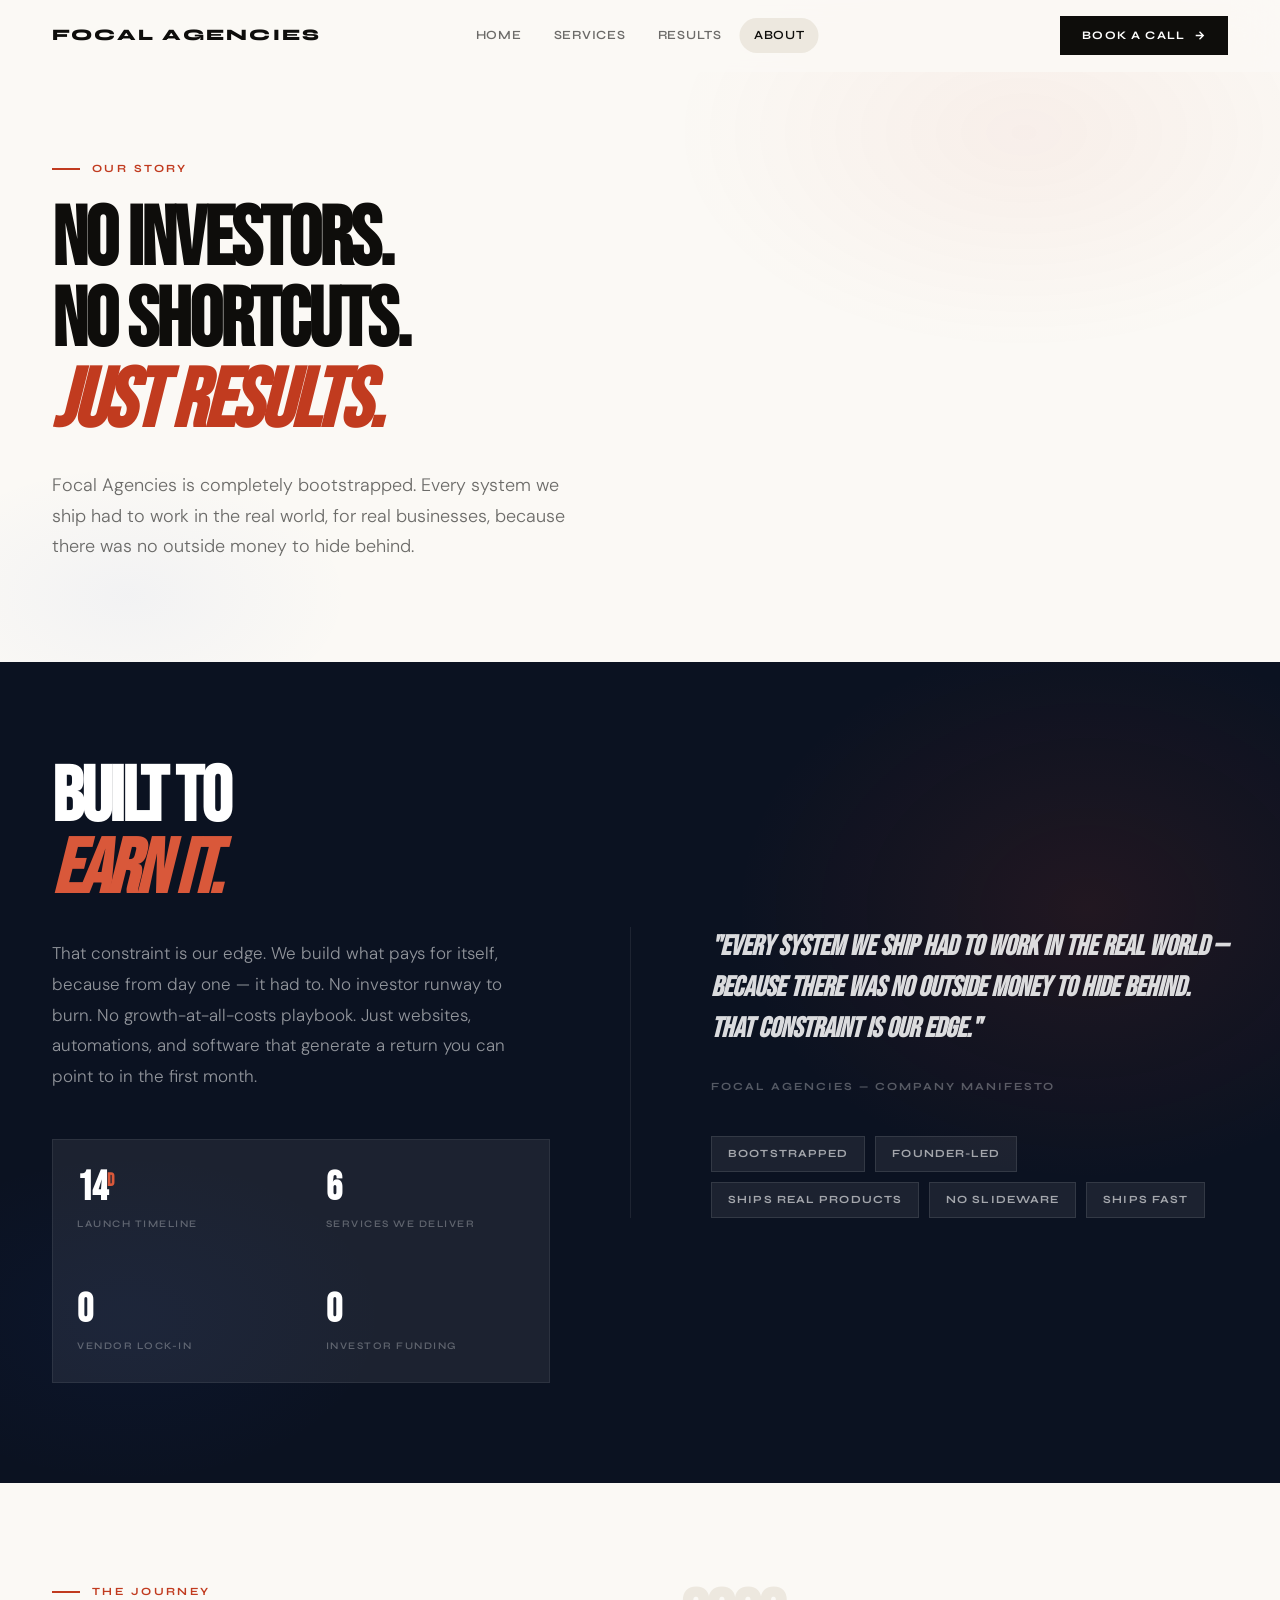
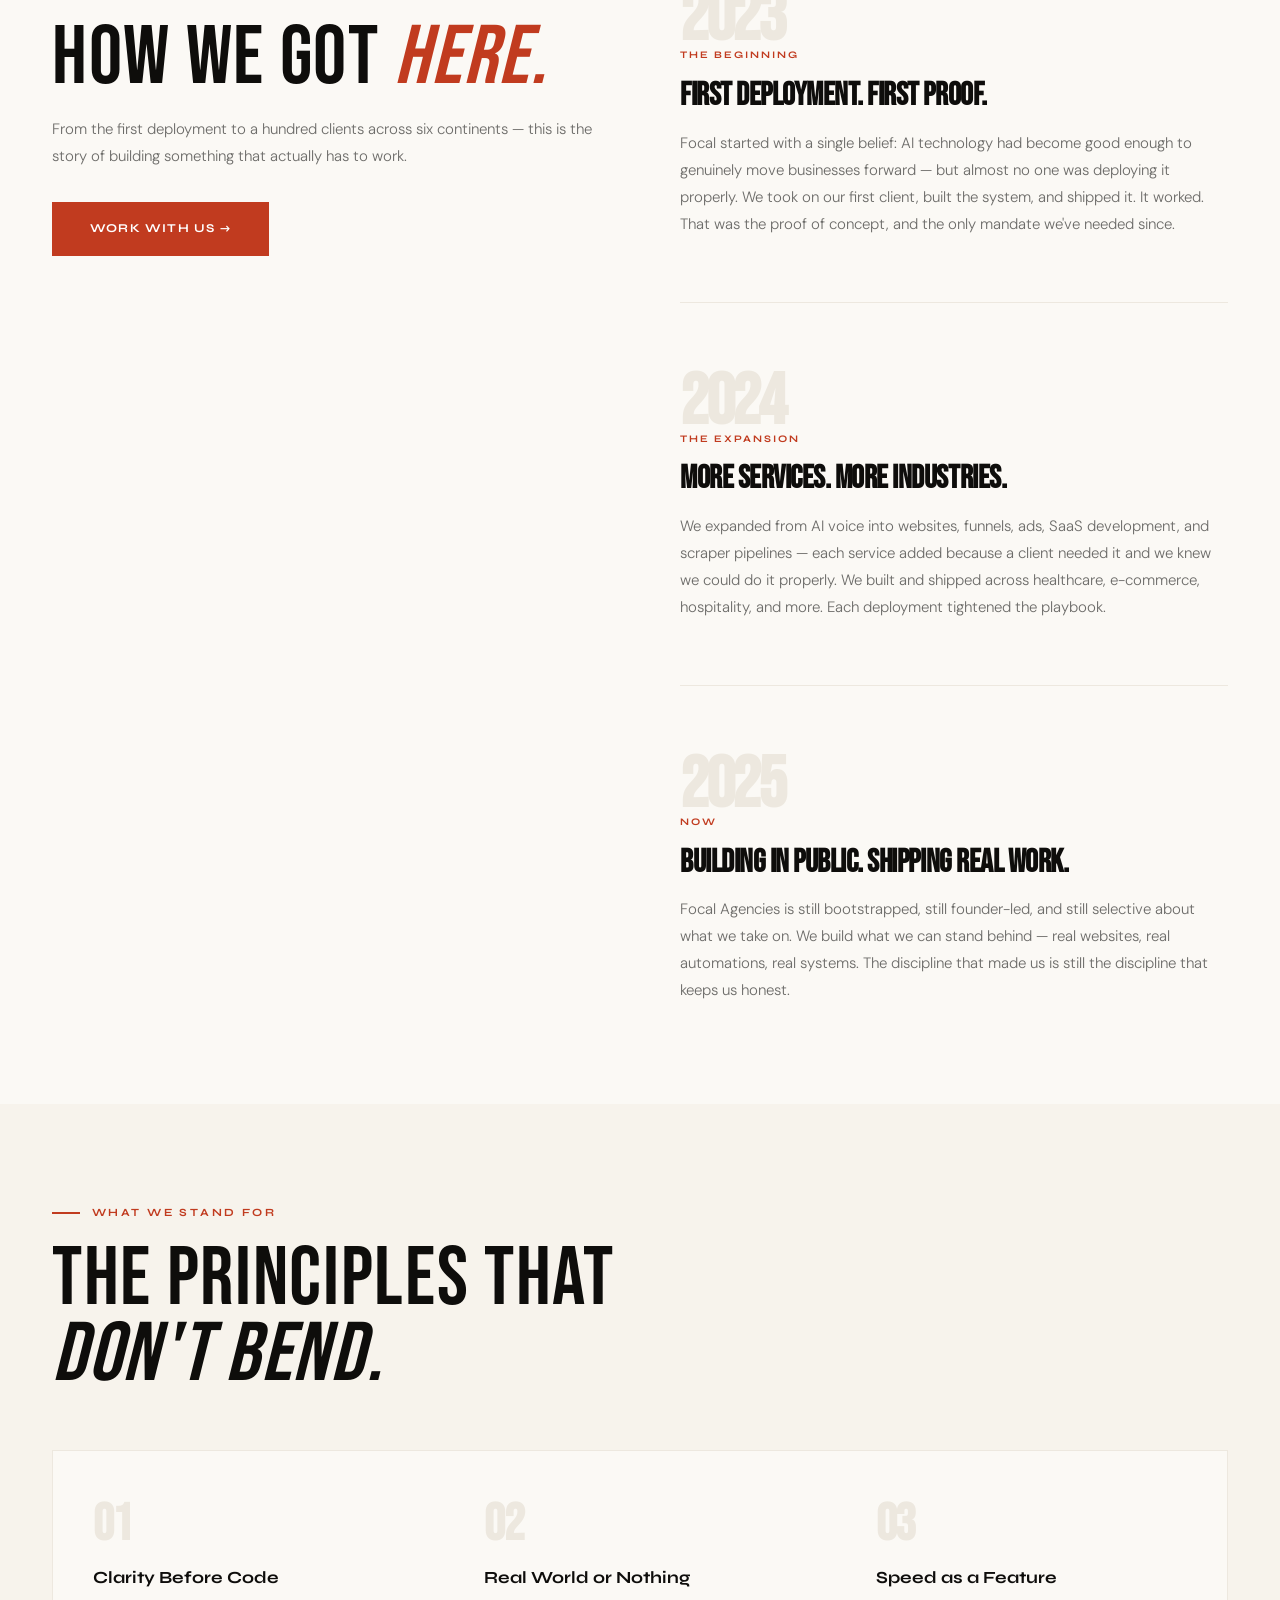
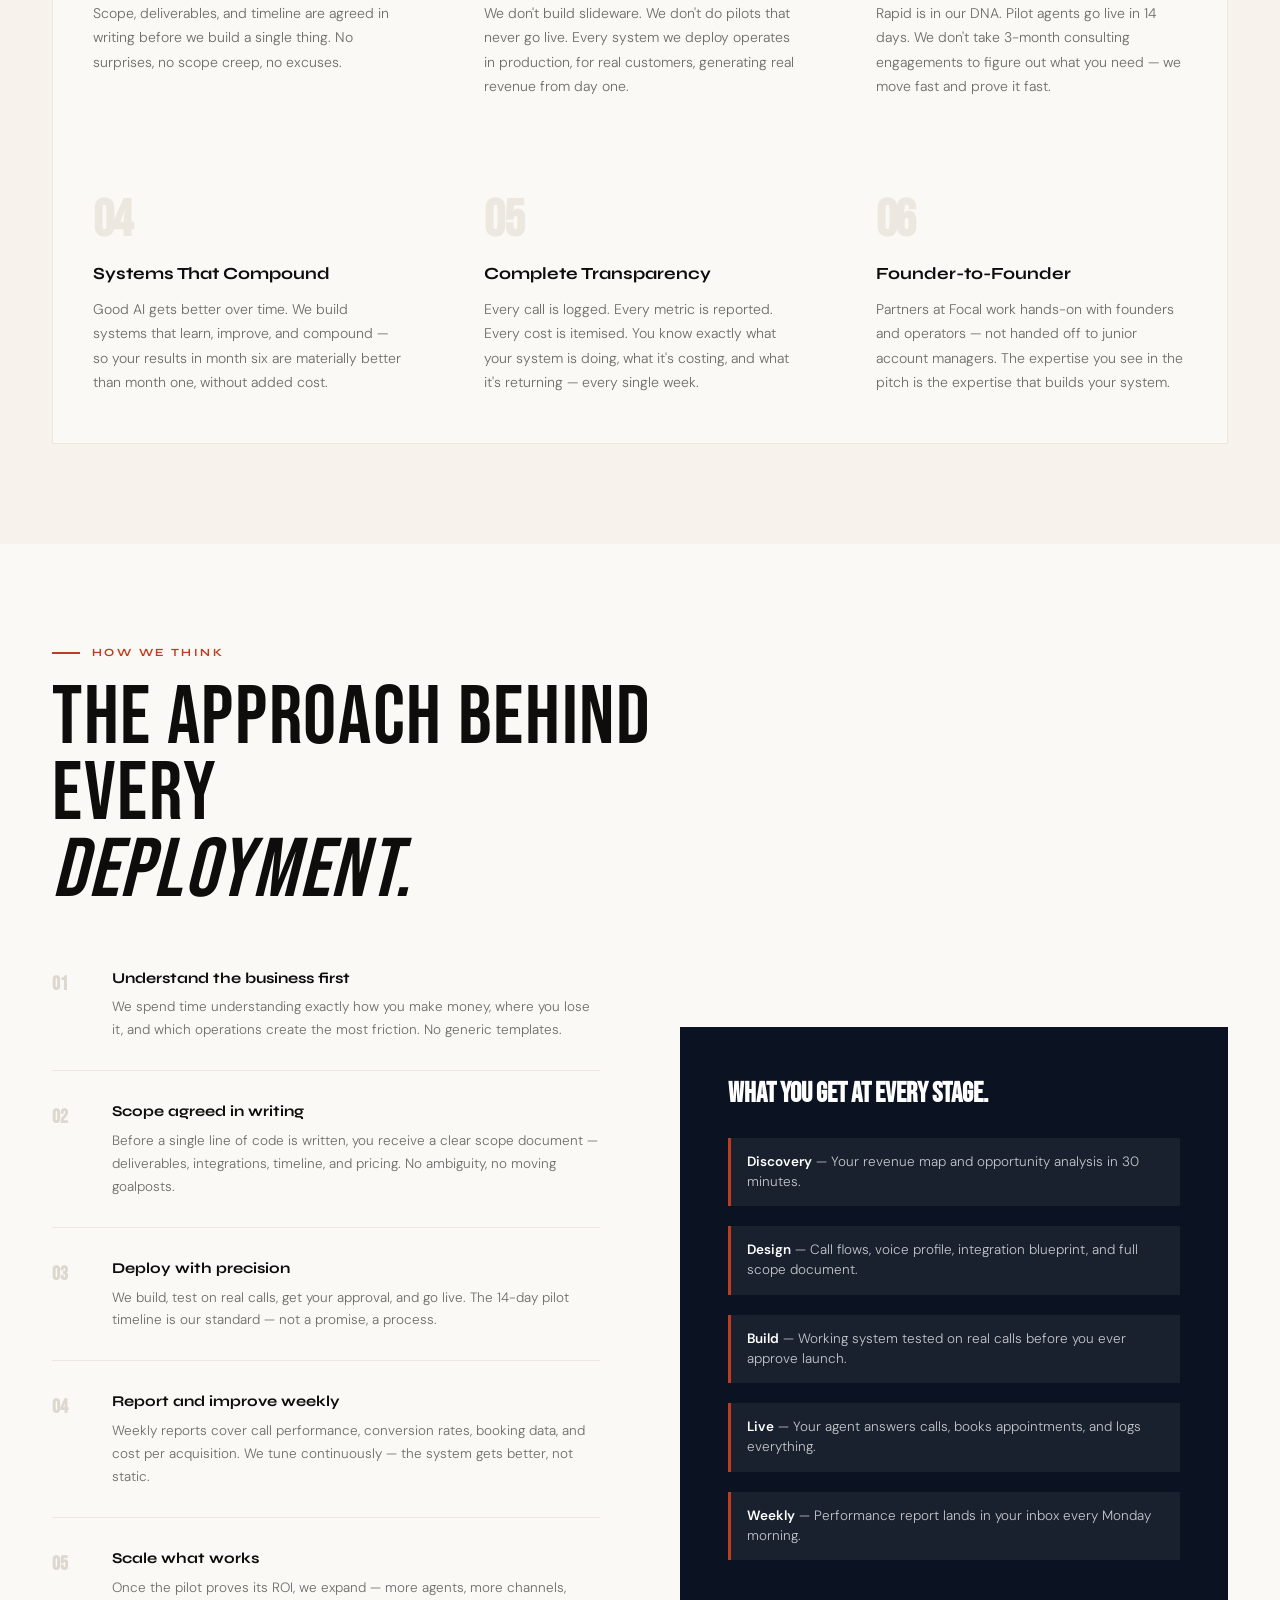
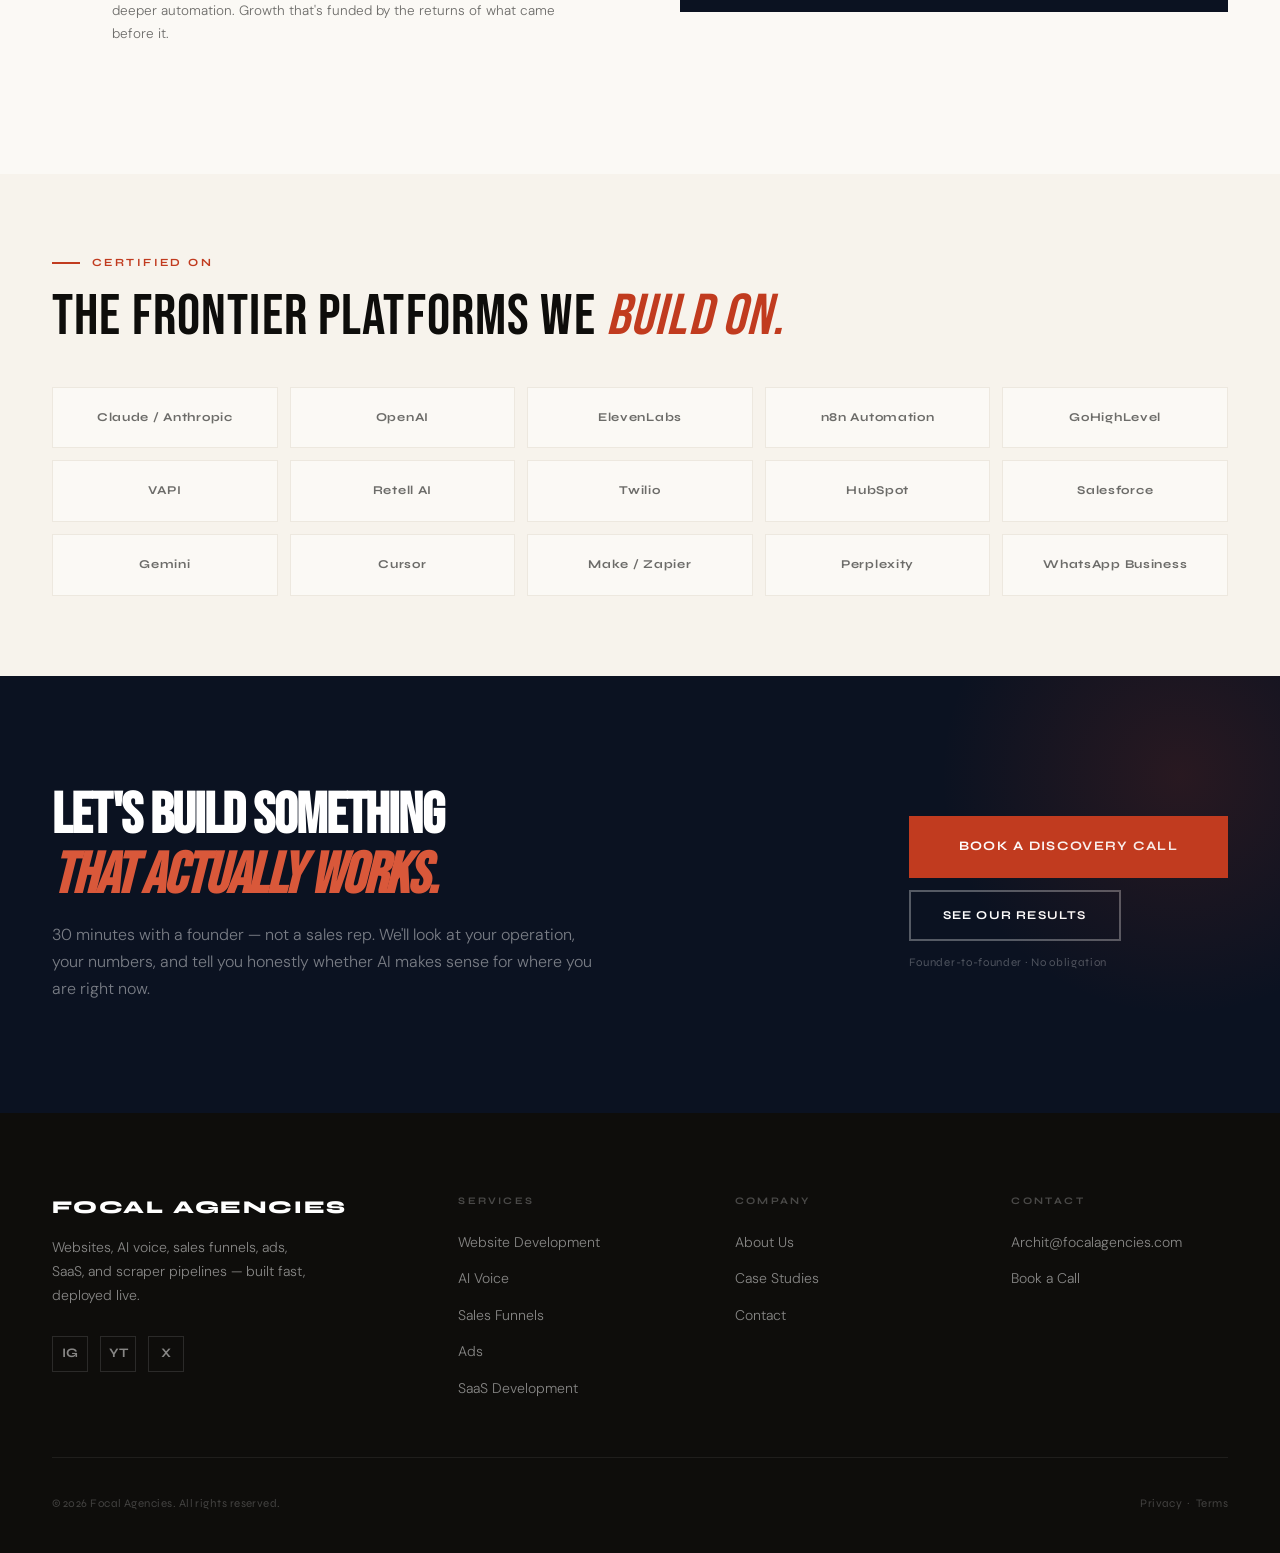
<file: about.html>
<!DOCTYPE html>
<html lang="en">
<head>
<meta charset="UTF-8">
<meta name="viewport" content="width=device-width, initial-scale=1.0">
<title>About — Focal Agencies</title>
<meta name="description" content="Bootstrapped, founder-led, and built to ship real results. The story behind Focal Agencies.">
<link rel="stylesheet" href="css/main.css">
<style>
/* ── ABOUT PAGE ── */

/* manifesto section */
.manifesto {
  padding: 100px 52px;
  background: var(--navy);
  position: relative; overflow: hidden;
}
.manifesto-bg {
  position: absolute; inset: 0; pointer-events: none;
  background:
    radial-gradient(ellipse 50% 60% at 85% 30%, rgba(193,59,31,0.12) 0%, transparent 55%),
    radial-gradient(ellipse 40% 40% at 10% 80%, rgba(26,79,204,0.06) 0%, transparent 50%);
}
.manifesto-inner {
  display: grid; grid-template-columns: 1fr 1.2fr;
  gap: 80px; align-items: center;
  position: relative; z-index: 1;
}
.manifesto-left {}
.manifesto-right {
  border-left: 1px solid rgba(255,255,255,0.08);
  padding-left: 80px;
}
.manifesto-title {
  font-family: var(--f-display);
  font-size: clamp(48px, 6vw, 88px);
  font-weight: 900; line-height: 0.94; letter-spacing: -0.03em; color: #fff;
}
.manifesto-title em { font-style: italic; color: var(--vermil-l); }
.manifesto-body {
  font-size: 17px; font-weight: 300; color: rgba(255,255,255,0.55);
  line-height: 1.8; margin-top: 32px; max-width: 480px;
}
.manifesto-stat-grid {
  display: grid; grid-template-columns: 1fr 1fr; gap: 1px;
  background: rgba(255,255,255,0.07);
  border: 1px solid rgba(255,255,255,0.07);
  margin-top: 48px;
}
.m-stat { padding: 28px 24px; }
.m-stat-val {
  font-family: var(--f-display); font-size: 40px; font-weight: 900;
  color: #fff; line-height: 1; letter-spacing: -0.025em;
}
.m-stat-val sup { font-size: 0.45em; color: var(--vermil-l); vertical-align: super; }
.m-stat-lbl {
  font-family: var(--f-label); font-size: 10px; font-weight: 600;
  letter-spacing: 0.15em; text-transform: uppercase;
  color: rgba(255,255,255,0.3); margin-top: 8px;
}
.manifesto-quote {
  font-family: var(--f-display); font-size: clamp(20px, 2.2vw, 30px);
  font-weight: 700; font-style: italic;
  color: rgba(255,255,255,0.85); line-height: 1.45; margin-bottom: 28px;
}
.manifesto-quote-author {
  font-family: var(--f-label); font-size: 11px; font-weight: 700;
  letter-spacing: 0.18em; text-transform: uppercase;
  color: rgba(255,255,255,0.3);
}
.manifesto-tags { display: flex; flex-wrap: wrap; gap: 10px; margin-top: 40px; }
.m-tag {
  font-family: var(--f-label); font-size: 11px; font-weight: 700;
  letter-spacing: 0.1em; text-transform: uppercase;
  color: rgba(255,255,255,0.6); background: rgba(255,255,255,0.07);
  border: 1px solid rgba(255,255,255,0.1); padding: 8px 16px;
  transition: background 0.2s, color 0.2s;
}
.m-tag:hover { background: rgba(255,255,255,0.12); color: #fff; }

/* story section */
.story { padding: 100px 52px; }
.story-inner {
  display: grid; grid-template-columns: 1fr 1fr;
  gap: 80px; align-items: start;
}
.story-sticky { position: sticky; top: 100px; }
.story-chapter {
  padding-bottom: 64px; border-bottom: 1px solid var(--ivory-d); margin-bottom: 64px;
}
.story-chapter:last-child { border-bottom: none; margin-bottom: 0; padding-bottom: 0; }
.sc-year {
  font-family: var(--f-display); font-size: 72px; font-weight: 900;
  color: var(--ivory-d); line-height: 1; letter-spacing: -0.04em;
  margin-bottom: -8px;
}
.sc-label {
  font-family: var(--f-label); font-size: 10px; font-weight: 700;
  letter-spacing: 0.2em; text-transform: uppercase; color: var(--vermil);
  margin-bottom: 14px;
}
.sc-title {
  font-family: var(--f-display); font-size: clamp(22px, 2.5vw, 32px);
  font-weight: 900; color: var(--ink); line-height: 1.12; margin-bottom: 16px; letter-spacing: -0.015em;
}
.sc-body {
  font-size: 15px; font-weight: 300; color: var(--ink-60); line-height: 1.8;
}

/* values */
.values { padding: 100px 52px; background: var(--ivory); }
.values-grid {
  display: grid; grid-template-columns: repeat(3, 1fr);
  gap: 0; border: 1px solid var(--ivory-d);
  background: var(--ivory-d); margin-top: 56px;
}
.value-card {
  background: var(--cream); padding: 48px 40px;
  transition: background 0.25s;
}
.value-card:hover { background: var(--ivory); }
.value-num {
  font-family: var(--f-display); font-size: 52px; font-weight: 900;
  color: var(--ivory-d); line-height: 1; margin-bottom: 16px; letter-spacing: -0.03em;
}
.value-title {
  font-family: var(--f-label); font-size: 17px; font-weight: 700;
  color: var(--ink); margin-bottom: 12px; line-height: 1.3;
}
.value-desc {
  font-size: 14px; font-weight: 300; color: var(--ink-60); line-height: 1.75;
}

/* approach section */
.approach { padding: 100px 52px; }
.approach-inner {
  display: grid; grid-template-columns: 1fr 1fr; gap: 80px; align-items: center; margin-top: 56px;
}
.approach-steps { display: flex; flex-direction: column; gap: 0; }
.approach-step {
  display: flex; gap: 24px; align-items: flex-start;
  padding: 28px 0; border-bottom: 1px solid var(--ivory-d);
  transition: padding-left 0.25s var(--ease-out);
  cursor: default;
}
.approach-step:hover { padding-left: 12px; }
.approach-step:first-child { padding-top: 0; }
.approach-step:last-child { border-bottom: none; }
.as-num {
  font-family: var(--f-display); font-size: 20px; font-weight: 900;
  color: var(--ivory-dd); min-width: 36px; flex-shrink: 0; margin-top: 2px;
  transition: color 0.25s;
}
.approach-step:hover .as-num { color: var(--vermil); }
.as-title { font-family: var(--f-label); font-size: 15px; font-weight: 700; color: var(--ink); margin-bottom: 6px; }
.as-body { font-size: 13.5px; font-weight: 300; color: var(--ink-60); line-height: 1.7; }
.approach-visual {
  background: var(--navy); padding: 52px 48px;
  display: flex; flex-direction: column; gap: 20px;
}
.av-title {
  font-family: var(--f-display); font-size: 28px; font-weight: 900;
  color: #fff; line-height: 1.1; margin-bottom: 8px;
}
.av-pill {
  display: flex; align-items: center; gap: 12px;
  padding: 14px 16px; background: rgba(255,255,255,0.06);
  border-left: 3px solid var(--vermil);
}
.av-pill-text {
  font-size: 13.5px; font-weight: 300; color: rgba(255,255,255,0.75); line-height: 1.5;
}
.av-pill-text strong { color: #fff; font-weight: 600; }

/* certifications */
.certifications { padding: 80px 52px; background: var(--ivory); }
.cert-grid {
  display: grid; grid-template-columns: repeat(5, 1fr);
  gap: 12px; margin-top: 44px;
}
.cert-pill {
  background: var(--cream); border: 1px solid var(--ivory-d);
  padding: 20px 16px; text-align: center;
  font-family: var(--f-label); font-size: 12px; font-weight: 700;
  letter-spacing: 0.06em; color: var(--ink-60);
  transition: border-color 0.2s, color 0.2s, background 0.2s;
}
.cert-pill:hover { border-color: var(--ink-20); color: var(--ink); background: var(--ivory); }

@media (max-width: 1100px) {
  .manifesto { padding: 72px 28px; }
  .manifesto-inner { grid-template-columns: 1fr; gap: 48px; }
  .manifesto-right { border-left: none; border-top: 1px solid rgba(255,255,255,0.08); padding-left: 0; padding-top: 48px; }
  .story { padding: 72px 28px; }
  .story-inner { grid-template-columns: 1fr; }
  .story-sticky { position: static; }
  .values { padding: 72px 28px; }
  .values-grid { grid-template-columns: 1fr 1fr; }
  .approach { padding: 72px 28px; }
  .approach-inner { grid-template-columns: 1fr; }
  .certifications { padding: 64px 28px; }
  .cert-grid { grid-template-columns: repeat(3, 1fr); }
}
@media (max-width: 640px) {
  .manifesto { padding: 56px 20px; }
  .manifesto-stat-grid { grid-template-columns: 1fr 1fr; }
  .story { padding: 56px 20px; }
  .values { padding: 56px 20px; }
  .values-grid { grid-template-columns: 1fr; }
  .approach { padding: 56px 20px; }
  .certifications { padding: 52px 20px; }
  .cert-grid { grid-template-columns: repeat(2, 1fr); }
}
</style>
</head>
<body>

<nav class="site-nav" id="site-nav">
  <a href="index.html" class="nav-logo">Focal Agencies</a>
  <div class="nav-center">
    <a href="index.html" class="nav-link">Home</a>
    <a href="services.html" class="nav-link">Services</a>
    <a href="results.html" class="nav-link">Results</a>
    <a href="about.html" class="nav-link active">About</a>
  </div>
  <div class="nav-right">
    <a href="contact.html" class="nav-cta">Book a Call <svg width="13" height="13" fill="none" stroke="currentColor" stroke-width="2.5" viewBox="0 0 24 24"><path d="M5 12h14M12 5l7 7-7 7"/></svg></a>
    <button class="nav-toggle"><span></span><span></span><span></span></button>
  </div>
</nav>
<div class="mobile-menu">
  <a href="index.html" class="nav-link">Home</a>
  <a href="services.html" class="nav-link">Services</a>
  <a href="results.html" class="nav-link">Results</a>
  <a href="about.html" class="nav-link active">About</a>
  <a href="contact.html" class="nav-cta btn-primary">Book a Call →</a>
</div>

<!-- HERO -->
<div class="page-hero">
  <div class="page-hero-bg"></div>
  <div class="page-hero-label label reveal">Our Story</div>
  <h1 class="page-hero-title reveal d1">No investors.<br>No shortcuts.<br><em>Just results.</em></h1>
  <p class="page-hero-sub reveal d2">Focal Agencies is completely bootstrapped. Every system we ship had to work in the real world, for real businesses, because there was no outside money to hide behind.</p>
</div>

<!-- MANIFESTO -->
<section class="manifesto">
  <div class="manifesto-bg"></div>
  <div class="manifesto-inner">
    <div class="manifesto-left reveal-left">
      <h2 class="manifesto-title">Built to<br><em>earn it.</em></h2>
      <p class="manifesto-body">That constraint is our edge. We build what pays for itself, because from day one — it had to. No investor runway to burn. No growth-at-all-costs playbook. Just websites, automations, and software that generate a return you can point to in the first month.</p>
      <div class="manifesto-stat-grid">
        <div class="m-stat">
          <div class="m-stat-val">14<sup>d</sup></div>
          <div class="m-stat-lbl">Launch Timeline</div>
        </div>
        <div class="m-stat">
          <div class="m-stat-val">6</div>
          <div class="m-stat-lbl">Services We Deliver</div>
        </div>
        <div class="m-stat">
          <div class="m-stat-val">0</div>
          <div class="m-stat-lbl">Vendor Lock-In</div>
        </div>
        <div class="m-stat">
          <div class="m-stat-val">0</div>
          <div class="m-stat-lbl">Investor Funding</div>
        </div>
      </div>
    </div>
    <div class="manifesto-right reveal-right">
      <p class="manifesto-quote">"Every system we ship had to work in the real world — because there was no outside money to hide behind. That constraint is our edge."</p>
      <div class="manifesto-quote-author">Focal Agencies — Company Manifesto</div>
      <div class="manifesto-tags">
        <span class="m-tag">Bootstrapped</span>
        <span class="m-tag">Founder-Led</span>
        <span class="m-tag">Ships Real Products</span>
        <span class="m-tag">No Slideware</span>
        <span class="m-tag">Ships Fast</span>
      </div>
    </div>
  </div>
</section>

<!-- STORY -->
<section class="story">
  <div class="story-inner">
    <div class="story-sticky reveal-left">
      <div class="label">The Journey</div>
      <h2 class="display display-md" style="margin-top:18px;">How we got <em style="font-style:italic;color:var(--vermil);">here.</em></h2>
      <p style="font-size:15px;font-weight:300;color:var(--ink-60);line-height:1.8;margin-top:20px;">From the first deployment to a hundred clients across six continents — this is the story of building something that actually has to work.</p>
      <a href="contact.html" class="btn btn-primary" style="margin-top:32px;display:inline-flex;">Work With Us →</a>
    </div>
    <div class="reveal-right">
      <div class="story-chapter">
        <div class="sc-year">2023</div>
        <div class="sc-label">The Beginning</div>
        <h3 class="sc-title">First deployment. First proof.</h3>
        <p class="sc-body">Focal started with a single belief: AI technology had become good enough to genuinely move businesses forward — but almost no one was deploying it properly. We took on our first client, built the system, and shipped it. It worked. That was the proof of concept, and the only mandate we've needed since.</p>
      </div>
      <div class="story-chapter">
        <div class="sc-year">2024</div>
        <div class="sc-label">The Expansion</div>
        <h3 class="sc-title">More services. More industries.</h3>
        <p class="sc-body">We expanded from AI voice into websites, funnels, ads, SaaS development, and scraper pipelines — each service added because a client needed it and we knew we could do it properly. We built and shipped across healthcare, e-commerce, hospitality, and more. Each deployment tightened the playbook.</p>
      </div>
      <div class="story-chapter">
        <div class="sc-year">2025</div>
        <div class="sc-label">Now</div>
        <h3 class="sc-title">Building in public. Shipping real work.</h3>
        <p class="sc-body">Focal Agencies is still bootstrapped, still founder-led, and still selective about what we take on. We build what we can stand behind — real websites, real automations, real systems. The discipline that made us is still the discipline that keeps us honest.</p>
      </div>
    </div>
  </div>
</section>

<!-- VALUES -->
<section class="values">
  <div class="label reveal">What We Stand For</div>
  <h2 class="display display-md reveal d1" style="margin-top:18px;">The principles that<br><em>don't bend.</em></h2>
  <div class="values-grid">
    <div class="value-card reveal">
      <div class="value-num">01</div>
      <div class="value-title">Clarity Before Code</div>
      <div class="value-desc">Scope, deliverables, and timeline are agreed in writing before we build a single thing. No surprises, no scope creep, no excuses.</div>
    </div>
    <div class="value-card reveal d1">
      <div class="value-num">02</div>
      <div class="value-title">Real World or Nothing</div>
      <div class="value-desc">We don't build slideware. We don't do pilots that never go live. Every system we deploy operates in production, for real customers, generating real revenue from day one.</div>
    </div>
    <div class="value-card reveal d2">
      <div class="value-num">03</div>
      <div class="value-title">Speed as a Feature</div>
      <div class="value-desc">Rapid is in our DNA. Pilot agents go live in 14 days. We don't take 3-month consulting engagements to figure out what you need — we move fast and prove it fast.</div>
    </div>
    <div class="value-card reveal">
      <div class="value-num">04</div>
      <div class="value-title">Systems That Compound</div>
      <div class="value-desc">Good AI gets better over time. We build systems that learn, improve, and compound — so your results in month six are materially better than month one, without added cost.</div>
    </div>
    <div class="value-card reveal d1">
      <div class="value-num">05</div>
      <div class="value-title">Complete Transparency</div>
      <div class="value-desc">Every call is logged. Every metric is reported. Every cost is itemised. You know exactly what your system is doing, what it's costing, and what it's returning — every single week.</div>
    </div>
    <div class="value-card reveal d2">
      <div class="value-num">06</div>
      <div class="value-title">Founder-to-Founder</div>
      <div class="value-desc">Partners at Focal work hands-on with founders and operators — not handed off to junior account managers. The expertise you see in the pitch is the expertise that builds your system.</div>
    </div>
  </div>
</section>

<!-- APPROACH -->
<section class="approach">
  <div class="label reveal">How We Think</div>
  <h2 class="display display-md reveal d1" style="margin-top:18px;max-width:700px;">The approach behind every<br><em>deployment.</em></h2>
  <div class="approach-inner">
    <div class="approach-steps reveal-left">
      <div class="approach-step">
        <div class="as-num">01</div>
        <div><div class="as-title">Understand the business first</div><div class="as-body">We spend time understanding exactly how you make money, where you lose it, and which operations create the most friction. No generic templates.</div></div>
      </div>
      <div class="approach-step">
        <div class="as-num">02</div>
        <div><div class="as-title">Scope agreed in writing</div><div class="as-body">Before a single line of code is written, you receive a clear scope document — deliverables, integrations, timeline, and pricing. No ambiguity, no moving goalposts.</div></div>
      </div>
      <div class="approach-step">
        <div class="as-num">03</div>
        <div><div class="as-title">Deploy with precision</div><div class="as-body">We build, test on real calls, get your approval, and go live. The 14-day pilot timeline is our standard — not a promise, a process.</div></div>
      </div>
      <div class="approach-step">
        <div class="as-num">04</div>
        <div><div class="as-title">Report and improve weekly</div><div class="as-body">Weekly reports cover call performance, conversion rates, booking data, and cost per acquisition. We tune continuously — the system gets better, not static.</div></div>
      </div>
      <div class="approach-step">
        <div class="as-num">05</div>
        <div><div class="as-title">Scale what works</div><div class="as-body">Once the pilot proves its ROI, we expand — more agents, more channels, deeper automation. Growth that's funded by the returns of what came before it.</div></div>
      </div>
    </div>
    <div class="approach-visual reveal-right">
      <div class="av-title">What you get at every stage.</div>
      <div class="av-pill"><div class="av-pill-text"><strong>Discovery</strong> — Your revenue map and opportunity analysis in 30 minutes.</div></div>
      <div class="av-pill"><div class="av-pill-text"><strong>Design</strong> — Call flows, voice profile, integration blueprint, and full scope document.</div></div>
      <div class="av-pill"><div class="av-pill-text"><strong>Build</strong> — Working system tested on real calls before you ever approve launch.</div></div>
      <div class="av-pill"><div class="av-pill-text"><strong>Live</strong> — Your agent answers calls, books appointments, and logs everything.</div></div>
      <div class="av-pill"><div class="av-pill-text"><strong>Weekly</strong> — Performance report lands in your inbox every Monday morning.</div></div>
    </div>
  </div>
</section>

<!-- CERTIFICATIONS -->
<section class="certifications">
  <div class="label reveal">Certified On</div>
  <h2 class="display display-sm reveal d1" style="margin-top:18px;">The frontier platforms we <em style="font-style:italic;color:var(--vermil);">build on.</em></h2>
  <div class="cert-grid">
    <div class="cert-pill reveal">Claude / Anthropic</div>
    <div class="cert-pill reveal d1">OpenAI</div>
    <div class="cert-pill reveal d2">ElevenLabs</div>
    <div class="cert-pill reveal d3">n8n Automation</div>
    <div class="cert-pill reveal d4">GoHighLevel</div>
    <div class="cert-pill reveal">VAPI</div>
    <div class="cert-pill reveal d1">Retell AI</div>
    <div class="cert-pill reveal d2">Twilio</div>
    <div class="cert-pill reveal d3">HubSpot</div>
    <div class="cert-pill reveal d4">Salesforce</div>
    <div class="cert-pill reveal">Gemini</div>
    <div class="cert-pill reveal d1">Cursor</div>
    <div class="cert-pill reveal d2">Make / Zapier</div>
    <div class="cert-pill reveal d3">Perplexity</div>
    <div class="cert-pill reveal d4">WhatsApp Business</div>
  </div>
</section>

<!-- CTA -->
<section class="cta-band">
  <div>
    <h2 class="cta-band-title">Let's build something<br><em>that actually works.</em></h2>
    <p class="cta-band-sub">30 minutes with a founder — not a sales rep. We'll look at your operation, your numbers, and tell you honestly whether AI makes sense for where you are right now.</p>
  </div>
  <div class="cta-band-actions">
    <a href="contact.html" class="btn btn-primary btn-lg">Book a Discovery Call</a>
    <a href="results.html" class="btn btn-outline-white">See Our Results</a>
    <div class="cta-note">Founder-to-founder · No obligation</div>
  </div>
</section>

<footer class="site-footer">
  <div class="footer-top">
    <div>
      <a href="index.html" class="footer-logo">Focal Agencies</a>
      <p class="footer-tagline">Websites, AI voice, sales funnels, ads, SaaS, and scraper pipelines — built fast, deployed live.</p>
      <div class="footer-socials">
        <a href="https://www.instagram.com/witharchit" class="footer-social" target="_blank" rel="noopener">IG</a><a href="https://www.youtube.com/@unfunnyarchit" class="footer-social" target="_blank" rel="noopener">YT</a><a href="#" class="footer-social">X</a>
      </div>
    </div>
    <div>
      <div class="footer-col-title">Services</div>
      <ul class="footer-links">
        <li><a href="services.html#web">Website Development</a></li>
        <li><a href="services.html#voice">AI Voice</a></li>
        <li><a href="services.html#funnels">Sales Funnels</a></li>
        <li><a href="services.html#ads">Ads</a></li>
        <li><a href="services.html#saas">SaaS Development</a></li>
      </ul>
    </div>
    <div>
      <div class="footer-col-title">Company</div>
      <ul class="footer-links">
        <li><a href="about.html">About Us</a></li>
        <li><a href="results.html">Case Studies</a></li>
        <li><a href="contact.html">Contact</a></li>
      </ul>
    </div>
    <div>
      <div class="footer-col-title">Contact</div>
      <ul class="footer-links">
        <li><a href="mailto:Archit@focalagencies.com">Archit@focalagencies.com</a></li>
        <li><a href="contact.html">Book a Call</a></li>
      </ul>
    </div>
  </div>
  <div class="footer-bottom">
    <span>© 2026 Focal Agencies. All rights reserved.</span>
    <span><a href="#">Privacy</a> &nbsp;·&nbsp; <a href="#">Terms</a></span>
  </div>
</footer>

<script src="js/main.js"></script>
</body>
</html>
</file>
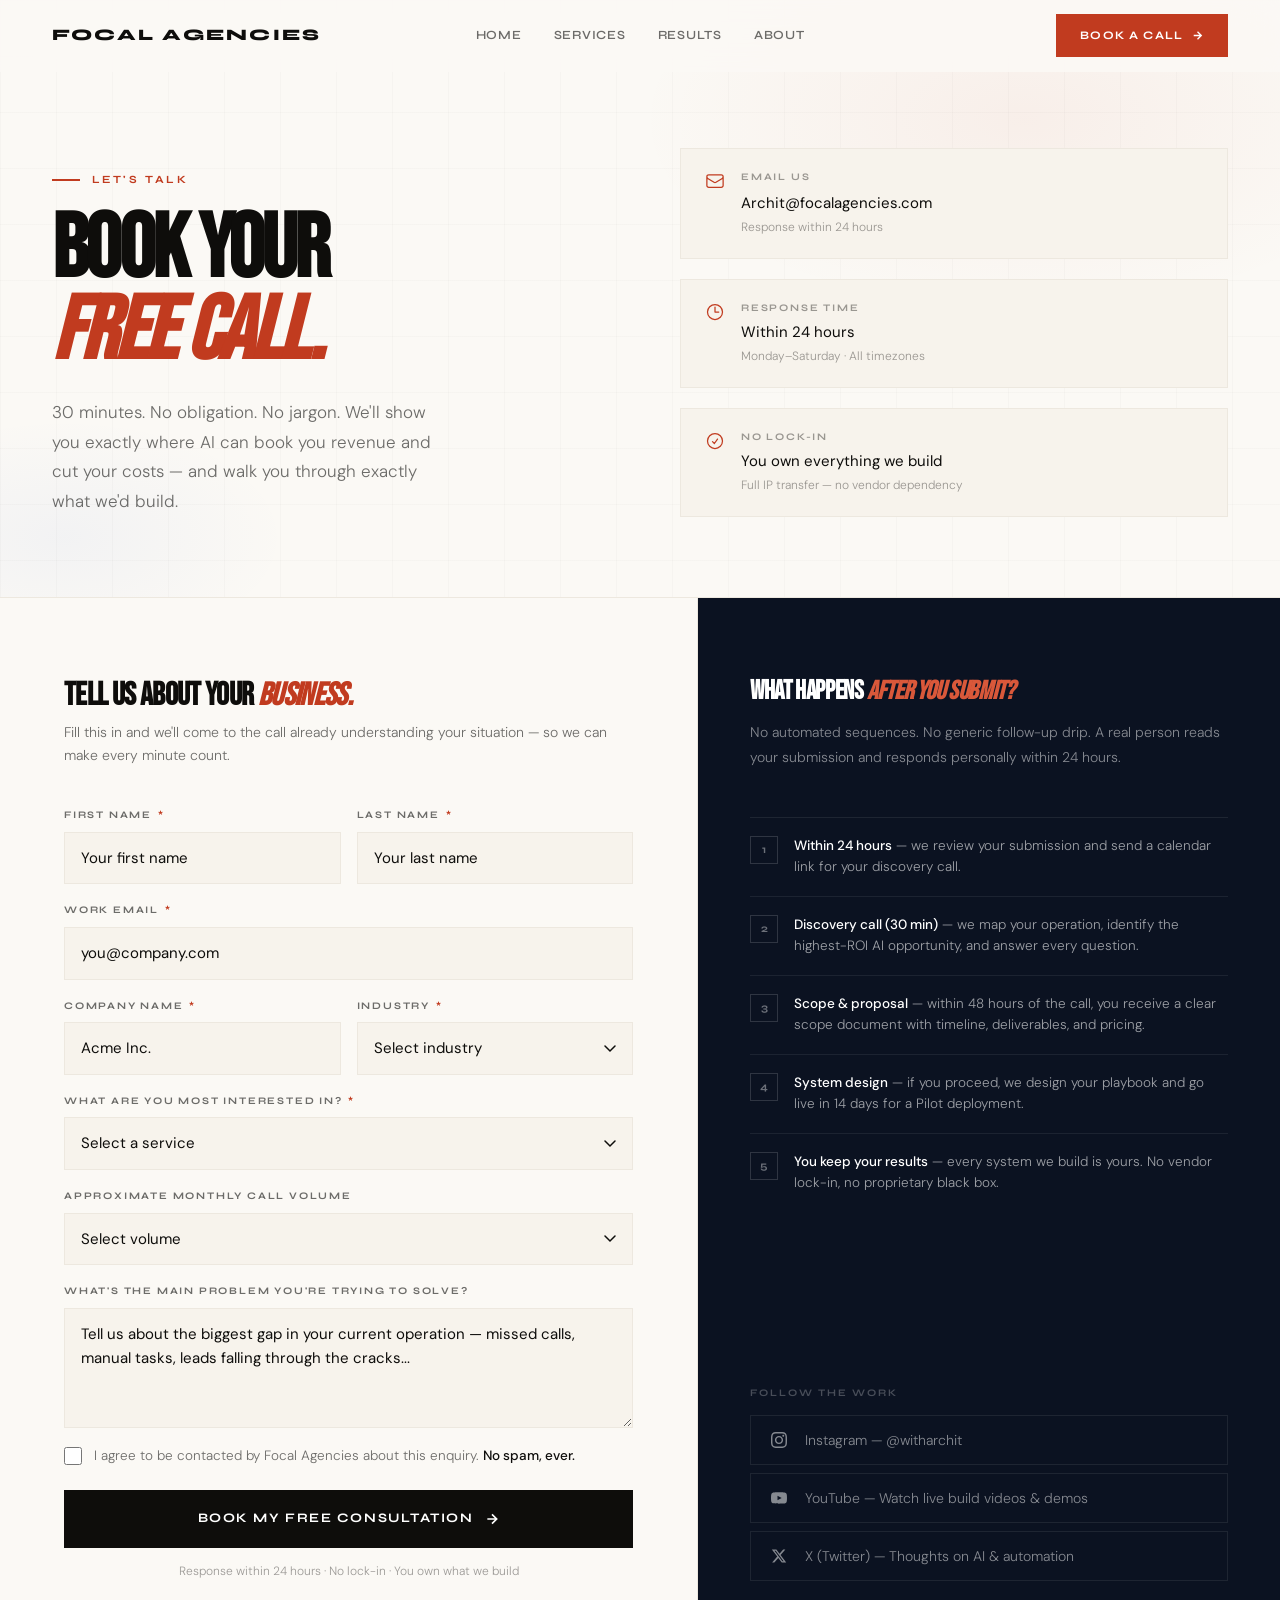
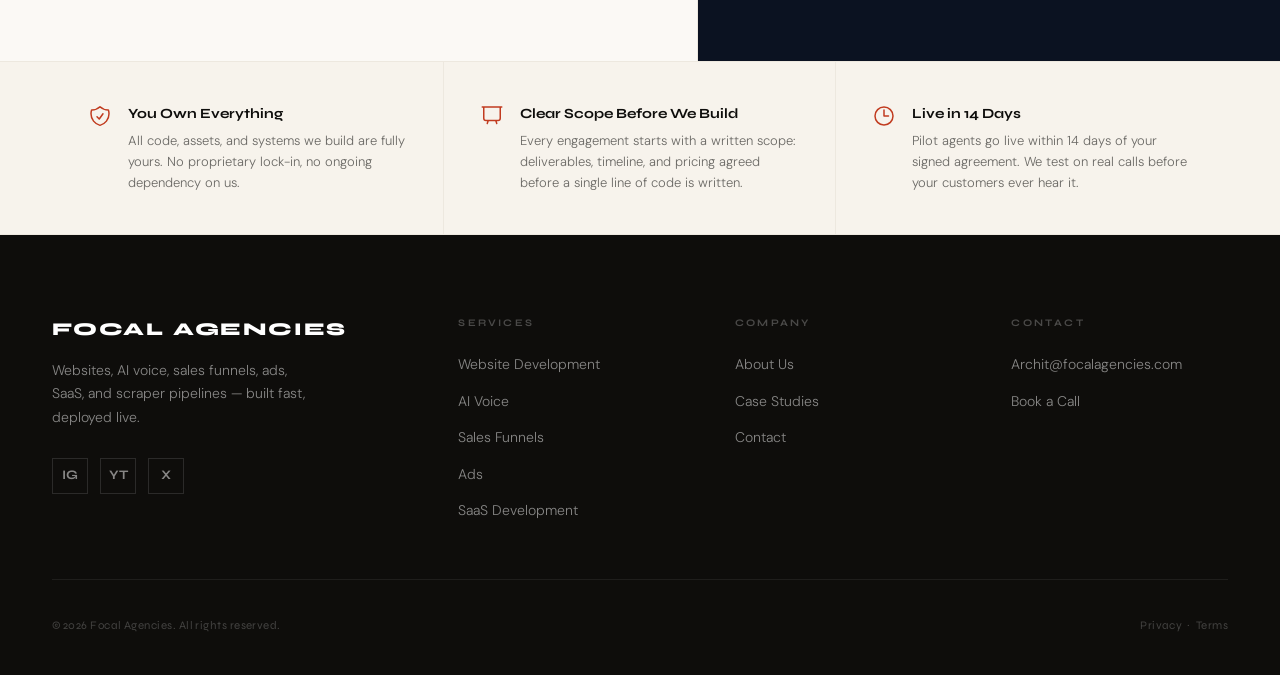
<file: contact.html>
<!DOCTYPE html>
<html lang="en">
<head>
<meta charset="UTF-8">
<meta name="viewport" content="width=device-width, initial-scale=1.0">
<title>Contact — Focal Agencies</title>
<meta name="description" content="Book a free 30-minute discovery call with Focal Agencies. No obligation, no jargon — just an honest conversation about your AI opportunity.">
<link rel="stylesheet" href="css/main.css">
<style>
/* ── CONTACT PAGE ── */

/* hero override — tighter */
.contact-hero {
  padding: 148px 52px 80px;
  display: grid; grid-template-columns: 1fr 1fr;
  gap: 80px; align-items: end;
  position: relative; overflow: hidden;
  background: var(--cream);
}
.contact-hero-bg {
  position: absolute; inset: 0; pointer-events: none;
  background:
    radial-gradient(ellipse 55% 60% at 80% 20%, rgba(193,59,31,0.055) 0%, transparent 55%),
    radial-gradient(ellipse 35% 40% at 5% 90%, rgba(26,79,204,0.04) 0%, transparent 50%);
}
.contact-hero-bg::after {
  content: '';
  position: absolute; inset: 0;
  background-image: linear-gradient(rgba(14,13,11,0.02) 1px, transparent 1px),
                    linear-gradient(90deg, rgba(14,13,11,0.02) 1px, transparent 1px);
  background-size: 56px 56px;
}
.contact-hero-left { position: relative; z-index: 1; }
.contact-hero-title {
  font-family: var(--f-display);
  font-size: clamp(52px, 7vw, 100px);
  font-weight: 900; line-height: 0.92; letter-spacing: -0.03em; color: var(--ink);
}
.contact-hero-title em { font-style: italic; color: var(--vermil); }
.contact-hero-sub {
  font-size: 17px; font-weight: 300; color: var(--ink-60); line-height: 1.75; margin-top: 24px; max-width: 400px;
}
.contact-hero-right { position: relative; z-index: 1; }
.contact-quick-info {
  display: flex; flex-direction: column; gap: 20px;
}
.cqi-item {
  display: flex; align-items: flex-start; gap: 16px;
  padding: 20px 24px; background: var(--ivory); border: 1px solid var(--ivory-d);
  transition: border-color 0.25s;
}
.cqi-item:hover { border-color: var(--ink-20); }
.cqi-icon { color: var(--vermil); flex-shrink: 0; margin-top: 2px; }
.cqi-label {
  font-family: var(--f-label); font-size: 10px; font-weight: 700;
  letter-spacing: 0.18em; text-transform: uppercase; color: var(--ink-40); margin-bottom: 4px;
}
.cqi-value { font-size: 15px; font-weight: 400; color: var(--ink); text-decoration: none; }
.cqi-value:hover { color: var(--vermil); }
.cqi-note { font-size: 12px; color: var(--ink-40); margin-top: 2px; font-weight: 300; }

/* main contact grid */
.contact-main {
  display: grid; grid-template-columns: 1.2fr 1fr;
  gap: 0; min-height: 640px;
  border-top: 1px solid var(--ivory-d);
}

/* form side */
.form-side {
  padding: 80px 64px; background: var(--cream);
  border-right: 1px solid var(--ivory-d);
}
.form-heading {
  font-family: var(--f-display); font-size: 32px; font-weight: 900;
  color: var(--ink); line-height: 1.1; margin-bottom: 8px; letter-spacing: -0.02em;
}
.form-heading em { font-style: italic; color: var(--vermil); }
.form-sub { font-size: 14px; font-weight: 300; color: var(--ink-60); margin-bottom: 40px; line-height: 1.65; }

.form-row { display: grid; grid-template-columns: 1fr 1fr; gap: 16px; }
.form-group { display: flex; flex-direction: column; gap: 8px; margin-bottom: 18px; }
.form-label {
  font-family: var(--f-label); font-size: 10px; font-weight: 700;
  letter-spacing: 0.18em; text-transform: uppercase; color: var(--ink-60);
}
.form-label .req { color: var(--vermil); margin-left: 2px; }
.form-input, .form-select, .form-textarea {
  background: var(--ivory); border: 1.5px solid var(--ivory-d);
  padding: 13px 16px; font-family: var(--f-body); font-size: 15px;
  color: var(--ink); outline: none; width: 100%;
  transition: border-color 0.2s, background 0.2s;
  -webkit-appearance: none; appearance: none;
}
.form-input::placeholder, .form-textarea::placeholder { color: var(--ink-30); }
.form-input:focus, .form-select:focus, .form-textarea:focus {
  border-color: var(--vermil); background: #fff;
}
.form-select {
  background-image: url("data:image/svg+xml,%3Csvg width='12' height='8' viewBox='0 0 12 8' fill='none' xmlns='http://www.w3.org/2000/svg'%3E%3Cpath d='M1 1l5 5 5-5' stroke='%230E0D0B' stroke-width='1.5' stroke-linecap='round'/%3E%3C/svg%3E");
  background-repeat: no-repeat; background-position: right 16px center;
  padding-right: 40px; cursor: pointer;
}
.form-textarea { resize: vertical; min-height: 120px; line-height: 1.6; }
.form-check-group {
  display: flex; flex-direction: column; gap: 10px; margin-bottom: 24px;
}
.form-check {
  display: flex; align-items: flex-start; gap: 12px; cursor: pointer;
}
.form-check input[type="checkbox"] {
  width: 18px; height: 18px; margin-top: 1px; flex-shrink: 0;
  accent-color: var(--vermil); cursor: pointer;
}
.form-check-label { font-size: 13.5px; color: var(--ink-60); line-height: 1.5; font-weight: 300; }
.form-check-label strong { color: var(--ink); font-weight: 500; }

.form-submit {
  width: 100%; padding: 18px;
  font-family: var(--f-label); font-size: 13px; font-weight: 700;
  letter-spacing: 0.12em; text-transform: uppercase;
  background: var(--ink); color: #fff; border: none; cursor: pointer;
  display: flex; align-items: center; justify-content: center; gap: 10px;
  transition: background 0.2s;
}
.form-submit:hover { background: var(--vermil); }
.form-submit svg { transition: transform 0.2s; }
.form-submit:hover svg { transform: translateX(4px); }
.form-footer-note {
  text-align: center; font-size: 12px; color: var(--ink-40); margin-top: 14px; font-weight: 300;
}

/* info side */
.info-side {
  background: var(--navy); padding: 80px 52px;
  display: flex; flex-direction: column; justify-content: space-between;
}
.info-section { margin-bottom: 48px; }
.info-title {
  font-family: var(--f-display); font-size: 26px; font-weight: 900;
  color: #fff; line-height: 1.1; margin-bottom: 14px; letter-spacing: -0.015em;
}
.info-title em { font-style: italic; color: var(--vermil-l); }
.info-body { font-size: 14px; font-weight: 300; color: rgba(255,255,255,0.5); line-height: 1.75; }

.what-happens {
  display: flex; flex-direction: column; gap: 0;
  border-top: 1px solid rgba(255,255,255,0.08);
}
.wh-step {
  display: flex; gap: 16px; align-items: flex-start;
  padding: 18px 0; border-bottom: 1px solid rgba(255,255,255,0.07);
}
.wh-num {
  width: 28px; height: 28px; border: 1px solid rgba(255,255,255,0.15);
  display: flex; align-items: center; justify-content: center; flex-shrink: 0;
  font-family: var(--f-label); font-size: 11px; font-weight: 700; color: rgba(255,255,255,0.4);
}
.wh-text { font-size: 13.5px; font-weight: 300; color: rgba(255,255,255,0.6); line-height: 1.55; }
.wh-text strong { color: #fff; font-weight: 500; }

.info-socials { margin-top: auto; }
.info-socials-label {
  font-family: var(--f-label); font-size: 10px; font-weight: 700;
  letter-spacing: 0.2em; text-transform: uppercase; color: rgba(255,255,255,0.25);
  margin-bottom: 14px;
}
.social-links { display: flex; flex-direction: column; gap: 8px; }
.social-link {
  display: flex; align-items: center; gap: 12px;
  font-size: 14px; font-weight: 300; color: rgba(255,255,255,0.5);
  text-decoration: none; padding: 10px 14px;
  border: 1px solid rgba(255,255,255,0.08);
  transition: border-color 0.2s, color 0.2s, background 0.2s;
}
.social-link:hover { border-color: rgba(255,255,255,0.2); color: #fff; background: rgba(255,255,255,0.05); }
.sl-icon { width: 28px; height: 28px; display: flex; align-items: center; justify-content: center; }

/* guarantee strip */
.guarantee-strip {
  background: var(--ivory); border-top: 1px solid var(--ivory-d); border-bottom: 1px solid var(--ivory-d);
  padding: 0 52px;
  display: grid; grid-template-columns: repeat(3, 1fr);
}
.gs-item {
  padding: 40px 36px; display: flex; align-items: flex-start; gap: 16px;
  border-right: 1px solid var(--ivory-d);
}
.gs-item:last-child { border-right: none; }
.gs-icon { color: var(--vermil); flex-shrink: 0; margin-top: 2px; }
.gs-title { font-family: var(--f-label); font-size: 14px; font-weight: 700; color: var(--ink); margin-bottom: 6px; }
.gs-desc { font-size: 13px; font-weight: 300; color: var(--ink-60); line-height: 1.6; }

/* success state (hidden by default) */
.form-success {
  display: none; flex-direction: column; align-items: center;
  justify-content: center; text-align: center;
  padding: 60px 40px; min-height: 400px;
}
.form-success.show { display: flex; }
.success-icon { color: var(--vermil); margin-bottom: 24px; }
.success-title { font-family: var(--f-display); font-size: 32px; font-weight: 900; color: var(--ink); margin-bottom: 12px; }
.success-sub { font-size: 16px; font-weight: 300; color: var(--ink-60); line-height: 1.7; max-width: 340px; }

@media (max-width: 1100px) {
  .contact-hero { grid-template-columns: 1fr; gap: 44px; padding: 130px 28px 64px; }
  .contact-main { grid-template-columns: 1fr; }
  .form-side { padding: 56px 28px; border-right: none; border-bottom: 1px solid var(--ivory-d); }
  .info-side { padding: 56px 28px; }
  .guarantee-strip { padding: 0 28px; grid-template-columns: 1fr; }
  .gs-item { border-right: none; border-bottom: 1px solid var(--ivory-d); padding: 28px 0; }
  .gs-item:last-child { border-bottom: none; }
}
@media (max-width: 640px) {
  .contact-hero { padding: 110px 20px 52px; }
  .form-row { grid-template-columns: 1fr; }
  .form-side { padding: 44px 20px; }
  .info-side { padding: 44px 20px; }
  .guarantee-strip { padding: 0 20px; }
}
</style>
</head>
<body>

<nav class="site-nav" id="site-nav">
  <a href="index.html" class="nav-logo">Focal Agencies</a>
  <div class="nav-center">
    <a href="index.html" class="nav-link">Home</a>
    <a href="services.html" class="nav-link">Services</a>
    <a href="results.html" class="nav-link">Results</a>
    <a href="about.html" class="nav-link">About</a>
  </div>
  <div class="nav-right">
    <a href="contact.html" class="nav-cta active" style="background:var(--vermil);border:2px solid var(--vermil);">Book a Call <svg width="13" height="13" fill="none" stroke="currentColor" stroke-width="2.5" viewBox="0 0 24 24"><path d="M5 12h14M12 5l7 7-7 7"/></svg></a>
    <button class="nav-toggle"><span></span><span></span><span></span></button>
  </div>
</nav>
<div class="mobile-menu">
  <a href="index.html" class="nav-link">Home</a>
  <a href="services.html" class="nav-link">Services</a>
  <a href="results.html" class="nav-link">Results</a>
  <a href="about.html" class="nav-link">About</a>
  <a href="contact.html" class="nav-cta btn-primary">Book a Call →</a>
</div>

<!-- CONTACT HERO -->
<div class="contact-hero">
  <div class="contact-hero-bg"></div>
  <div class="contact-hero-left">
    <div class="label reveal" style="margin-bottom:20px;">Let's Talk</div>
    <h1 class="contact-hero-title reveal d1">Book your<br><em>free call.</em></h1>
    <p class="contact-hero-sub reveal d2">30 minutes. No obligation. No jargon. We'll show you exactly where AI can book you revenue and cut your costs — and walk you through exactly what we'd build.</p>
  </div>
  <div class="contact-hero-right reveal-right">
    <div class="contact-quick-info">
      <div class="cqi-item">
        <svg class="cqi-icon" width="20" height="20" fill="none" stroke="currentColor" stroke-width="1.5" viewBox="0 0 24 24"><path stroke-linecap="round" stroke-linejoin="round" d="M21.75 6.75v10.5a2.25 2.25 0 0 1-2.25 2.25h-15a2.25 2.25 0 0 1-2.25-2.25V6.75m19.5 0A2.25 2.25 0 0 0 19.5 4.5h-15a2.25 2.25 0 0 0-2.25 2.25m19.5 0v.243a2.25 2.25 0 0 1-1.07 1.916l-7.5 4.615a2.25 2.25 0 0 1-2.36 0L3.32 8.91a2.25 2.25 0 0 1-1.07-1.916V6.75"/></svg>
        <div>
          <div class="cqi-label">Email Us</div>
          <a href="mailto:Archit@focalagencies.com" class="cqi-value">Archit@focalagencies.com</a>
          <div class="cqi-note">Response within 24 hours</div>
        </div>
      </div>
      <div class="cqi-item">
        <svg class="cqi-icon" width="20" height="20" fill="none" stroke="currentColor" stroke-width="1.5" viewBox="0 0 24 24"><path stroke-linecap="round" stroke-linejoin="round" d="M12 6v6h4.5m4.5 0a9 9 0 1 1-18 0 9 9 0 0 1 18 0Z"/></svg>
        <div>
          <div class="cqi-label">Response Time</div>
          <div class="cqi-value">Within 24 hours</div>
          <div class="cqi-note">Monday–Saturday · All timezones</div>
        </div>
      </div>
      <div class="cqi-item">
        <svg class="cqi-icon" width="20" height="20" fill="none" stroke="currentColor" stroke-width="1.5" viewBox="0 0 24 24"><path stroke-linecap="round" stroke-linejoin="round" d="M9 12.75 11.25 15 15 9.75M21 12a9 9 0 1 1-18 0 9 9 0 0 1 18 0Z"/></svg>
        <div>
          <div class="cqi-label">No Lock-In</div>
          <div class="cqi-value">You own everything we build</div>
          <div class="cqi-note">Full IP transfer — no vendor dependency</div>
        </div>
      </div>
    </div>
  </div>
</div>

<!-- MAIN CONTACT GRID -->
<div class="contact-main">
  <!-- FORM SIDE -->
  <div class="form-side">
    <div id="form-wrap">
      <h2 class="form-heading">Tell us about your <em>business.</em></h2>
      <p class="form-sub">Fill this in and we'll come to the call already understanding your situation — so we can make every minute count.</p>

      <form id="contact-form" name="contact" method="POST" data-netlify="true" data-netlify-honeypot="bot-field" novalidate>
        <input type="hidden" name="form-name" value="contact">
        <p style="display:none;"><label>Don't fill this out: <input name="bot-field"></label></p>
        <div class="form-row">
          <div class="form-group">
            <label class="form-label" for="fname">First Name <span class="req">*</span></label>
            <input class="form-input" type="text" id="fname" name="fname" placeholder="Your first name" required>
          </div>
          <div class="form-group">
            <label class="form-label" for="lname">Last Name <span class="req">*</span></label>
            <input class="form-input" type="text" id="lname" name="lname" placeholder="Your last name" required>
          </div>
        </div>

        <div class="form-group">
          <label class="form-label" for="email">Work Email <span class="req">*</span></label>
          <input class="form-input" type="email" id="email" name="email" placeholder="you@company.com" required>
        </div>

        <div class="form-row">
          <div class="form-group">
            <label class="form-label" for="company">Company Name <span class="req">*</span></label>
            <input class="form-input" type="text" id="company" name="company" placeholder="Acme Inc." required>
          </div>
          <div class="form-group">
            <label class="form-label" for="industry">Industry <span class="req">*</span></label>
            <select class="form-select" id="industry" name="industry" required>
              <option value="" disabled selected>Select industry</option>
              <option>Real Estate</option>
              <option>Hospitality</option>
              <option>Healthcare</option>
              <option>E-Commerce</option>
              <option>Education</option>
              <option>Auto Dealership</option>
              <option>Logistics</option>
              <option>Legal</option>
              <option>Financial Services</option>
              <option>Other</option>
            </select>
          </div>
        </div>

        <div class="form-group">
          <label class="form-label" for="service">What are you most interested in? <span class="req">*</span></label>
          <select class="form-select" id="service" name="service" required>
            <option value="" disabled selected>Select a service</option>
            <option>Website Development</option>
            <option>AI Voice</option>
            <option>Sales Funnels</option>
            <option>Ads (Meta / Google / TikTok)</option>
            <option>SaaS Development</option>
            <option>Scraper Development</option>
            <option>Not Sure Yet — Show Me What Fits</option>
          </select>
        </div>

        <div class="form-group">
          <label class="form-label" for="monthly-calls">Approximate Monthly Call Volume</label>
          <select class="form-select" id="monthly-calls" name="monthly-calls">
            <option value="" disabled selected>Select volume</option>
            <option>Under 500 calls/month</option>
            <option>500–2,000 calls/month</option>
            <option>2,000–10,000 calls/month</option>
            <option>10,000–50,000 calls/month</option>
            <option>50,000+ calls/month</option>
            <option>Not sure yet</option>
          </select>
        </div>

        <div class="form-group">
          <label class="form-label" for="message">What's the main problem you're trying to solve?</label>
          <textarea class="form-textarea" id="message" name="message" placeholder="Tell us about the biggest gap in your current operation — missed calls, manual tasks, leads falling through the cracks..."></textarea>
        </div>

        <div class="form-check-group">
          <label class="form-check">
            <input type="checkbox" required>
            <span class="form-check-label">I agree to be contacted by Focal Agencies about this enquiry. <strong>No spam, ever.</strong></span>
          </label>
        </div>

        <button type="submit" class="form-submit">
          Book My Free Consultation
          <svg width="16" height="16" fill="none" stroke="currentColor" stroke-width="2.5" viewBox="0 0 24 24"><path d="M5 12h14M12 5l7 7-7 7"/></svg>
        </button>
        <p class="form-footer-note">Response within 24 hours · No lock-in · You own what we build</p>
      </form>
    </div>

    <!-- SUCCESS STATE -->
    <div class="form-success" id="form-success">
      <svg class="success-icon" width="56" height="56" fill="none" stroke="currentColor" stroke-width="1.5" viewBox="0 0 24 24"><path stroke-linecap="round" stroke-linejoin="round" d="M9 12.75 11.25 15 15 9.75M21 12a9 9 0 1 1-18 0 9 9 0 0 1 18 0Z"/></svg>
      <h2 class="success-title">We've got it.</h2>
      <p class="success-sub">Expect to hear from us within 24 hours to confirm your call time. In the meantime, take a look at what we've built for clients like you.</p>
      <a href="results.html" class="btn btn-primary" style="margin-top:28px;">See Client Results →</a>
    </div>
  </div>

  <!-- INFO SIDE -->
  <div class="info-side">
    <div>
      <div class="info-section">
        <h3 class="info-title">What happens <em>after you submit?</em></h3>
        <p class="info-body">No automated sequences. No generic follow-up drip. A real person reads your submission and responds personally within 24 hours.</p>
      </div>

      <div class="what-happens">
        <div class="wh-step">
          <div class="wh-num">1</div>
          <div class="wh-text"><strong>Within 24 hours</strong> — we review your submission and send a calendar link for your discovery call.</div>
        </div>
        <div class="wh-step">
          <div class="wh-num">2</div>
          <div class="wh-text"><strong>Discovery call (30 min)</strong> — we map your operation, identify the highest-ROI AI opportunity, and answer every question.</div>
        </div>
        <div class="wh-step">
          <div class="wh-num">3</div>
          <div class="wh-text"><strong>Scope & proposal</strong> — within 48 hours of the call, you receive a clear scope document with timeline, deliverables, and pricing.</div>
        </div>
        <div class="wh-step">
          <div class="wh-num">4</div>
          <div class="wh-text"><strong>System design</strong> — if you proceed, we design your playbook and go live in 14 days for a Pilot deployment.</div>
        </div>
        <div class="wh-step" style="border-bottom:none;">
          <div class="wh-num">5</div>
          <div class="wh-text"><strong>You keep your results</strong> — every system we build is yours. No vendor lock-in, no proprietary black box.</div>
        </div>
      </div>
    </div>

    <div class="info-socials" style="margin-top:48px;">
      <div class="info-socials-label">Follow the Work</div>
      <div class="social-links">
        <a href="https://www.instagram.com/witharchit" class="social-link" target="_blank" rel="noopener">
          <div class="sl-icon"><svg width="16" height="16" fill="currentColor" viewBox="0 0 24 24"><path d="M12 2.163c3.204 0 3.584.012 4.85.07 3.252.148 4.771 1.691 4.919 4.919.058 1.265.069 1.645.069 4.849 0 3.205-.012 3.584-.069 4.849-.149 3.225-1.664 4.771-4.919 4.919-1.266.058-1.644.07-4.85.07-3.204 0-3.584-.012-4.849-.07-3.26-.149-4.771-1.699-4.919-4.92-.058-1.265-.07-1.644-.07-4.849 0-3.204.013-3.583.07-4.849.149-3.227 1.664-4.771 4.919-4.919 1.266-.057 1.645-.069 4.849-.069zm0-2.163c-3.259 0-3.667.014-4.947.072-4.358.2-6.78 2.618-6.98 6.98-.059 1.281-.073 1.689-.073 4.948 0 3.259.014 3.668.072 4.948.2 4.358 2.618 6.78 6.98 6.98 1.281.058 1.689.072 4.948.072 3.259 0 3.668-.014 4.948-.072 4.354-.2 6.782-2.618 6.979-6.98.059-1.28.073-1.689.073-4.948 0-3.259-.014-3.667-.072-4.947-.196-4.354-2.617-6.78-6.979-6.98-1.281-.059-1.69-.073-4.949-.073zm0 5.838c-3.403 0-6.162 2.759-6.162 6.162s2.759 6.163 6.162 6.163 6.162-2.759 6.162-6.163c0-3.403-2.759-6.162-6.162-6.162zm0 10.162c-2.209 0-4-1.79-4-4 0-2.209 1.791-4 4-4s4 1.791 4 4c0 2.21-1.791 4-4 4zm6.406-11.845c-.796 0-1.441.645-1.441 1.44s.645 1.44 1.441 1.44c.795 0 1.439-.645 1.439-1.44s-.644-1.44-1.439-1.44z"/></svg></div>
          Instagram — @witharchit
        </a>
        <a href="https://www.youtube.com/@unfunnyarchit" class="social-link" target="_blank" rel="noopener">
          <div class="sl-icon"><svg width="16" height="16" fill="currentColor" viewBox="0 0 24 24"><path d="M23.5 6.19a3.02 3.02 0 0 0-2.12-2.12C19.54 3.5 12 3.5 12 3.5s-7.54 0-9.38.57A3.02 3.02 0 0 0 .5 6.19C0 8.03 0 12 0 12s0 3.97.5 5.81a3.02 3.02 0 0 0 2.12 2.12C4.46 20.5 12 20.5 12 20.5s7.54 0 9.38-.57a3.02 3.02 0 0 0 2.12-2.12C24 15.97 24 12 24 12s0-3.97-.5-5.81zM9.75 15.5v-7l6.25 3.5-6.25 3.5z"/></svg></div>
          YouTube — Watch live build videos &amp; demos
        </a>
        <a href="#" class="social-link">
          <div class="sl-icon"><svg width="16" height="16" fill="currentColor" viewBox="0 0 24 24"><path d="M18.244 2.25h3.308l-7.227 8.26 8.502 11.24H16.17l-5.214-6.817L4.99 21.75H1.68l7.73-8.835L1.254 2.25H8.08l4.713 6.231zm-1.161 17.52h1.833L7.084 4.126H5.117z"/></svg></div>
          X (Twitter) — Thoughts on AI &amp; automation
        </a>
      </div>
    </div>
  </div>
</div>

<!-- GUARANTEE STRIP -->
<div class="guarantee-strip">
  <div class="gs-item reveal">
    <svg class="gs-icon" width="24" height="24" fill="none" stroke="currentColor" stroke-width="1.5" viewBox="0 0 24 24"><path stroke-linecap="round" stroke-linejoin="round" d="M9 12.75 11.25 15 15 9.75m-3-7.036A11.959 11.959 0 0 1 3.598 6 11.99 11.99 0 0 0 3 9.749c0 5.592 3.824 10.29 9 11.623 5.176-1.332 9-6.03 9-11.622 0-1.31-.21-2.571-.598-3.751h-.152c-3.196 0-6.1-1.248-8.25-3.285Z"/></svg>
    <div>
      <div class="gs-title">You Own Everything</div>
      <div class="gs-desc">All code, assets, and systems we build are fully yours. No proprietary lock-in, no ongoing dependency on us.</div>
    </div>
  </div>
  <div class="gs-item reveal d1">
    <svg class="gs-icon" width="24" height="24" fill="none" stroke="currentColor" stroke-width="1.5" viewBox="0 0 24 24"><path stroke-linecap="round" stroke-linejoin="round" d="M3.75 3v11.25A2.25 2.25 0 0 0 6 16.5h2.25M3.75 3h-1.5m1.5 0h16.5m0 0h1.5m-1.5 0v11.25A2.25 2.25 0 0 1 18 16.5h-2.25m-7.5 0h7.5m-7.5 0-1 3m8.5-3 1 3"/></svg>
    <div>
      <div class="gs-title">Clear Scope Before We Build</div>
      <div class="gs-desc">Every engagement starts with a written scope: deliverables, timeline, and pricing agreed before a single line of code is written.</div>
    </div>
  </div>
  <div class="gs-item reveal d2">
    <svg class="gs-icon" width="24" height="24" fill="none" stroke="currentColor" stroke-width="1.5" viewBox="0 0 24 24"><path stroke-linecap="round" stroke-linejoin="round" d="M12 6v6h4.5m4.5 0a9 9 0 1 1-18 0 9 9 0 0 1 18 0Z"/></svg>
    <div>
      <div class="gs-title">Live in 14 Days</div>
      <div class="gs-desc">Pilot agents go live within 14 days of your signed agreement. We test on real calls before your customers ever hear it.</div>
    </div>
  </div>
</div>

<!-- FOOTER -->
<footer class="site-footer">
  <div class="footer-top">
    <div>
      <a href="index.html" class="footer-logo">Focal Agencies</a>
      <p class="footer-tagline">Websites, AI voice, sales funnels, ads, SaaS, and scraper pipelines — built fast, deployed live.</p>
      <div class="footer-socials">
        <a href="https://www.instagram.com/witharchit" class="footer-social" target="_blank" rel="noopener">IG</a><a href="https://www.youtube.com/@unfunnyarchit" class="footer-social" target="_blank" rel="noopener">YT</a><a href="#" class="footer-social">X</a>
      </div>
    </div>
    <div>
      <div class="footer-col-title">Services</div>
      <ul class="footer-links">
        <li><a href="services.html#web">Website Development</a></li>
        <li><a href="services.html#voice">AI Voice</a></li>
        <li><a href="services.html#funnels">Sales Funnels</a></li>
        <li><a href="services.html#ads">Ads</a></li>
        <li><a href="services.html#saas">SaaS Development</a></li>
      </ul>
    </div>
    <div>
      <div class="footer-col-title">Company</div>
      <ul class="footer-links">
        <li><a href="about.html">About Us</a></li>
        <li><a href="results.html">Case Studies</a></li>
        <li><a href="contact.html">Contact</a></li>
      </ul>
    </div>
    <div>
      <div class="footer-col-title">Contact</div>
      <ul class="footer-links">
        <li><a href="mailto:Archit@focalagencies.com">Archit@focalagencies.com</a></li>
        <li><a href="contact.html">Book a Call</a></li>
      </ul>
    </div>
  </div>
  <div class="footer-bottom">
    <span>© 2026 Focal Agencies. All rights reserved.</span>
    <span><a href="#">Privacy</a> &nbsp;·&nbsp; <a href="#">Terms</a></span>
  </div>
</footer>

<script src="js/main.js"></script>
<script>
  document.getElementById('contact-form').addEventListener('submit', function(e) {
    e.preventDefault();
    // Validate required fields
    const required = this.querySelectorAll('[required]');
    let valid = true;
    required.forEach(field => {
      if (field.type === 'checkbox' && !field.checked) { valid = false; field.closest('.form-check').style.outline = '2px solid var(--vermil)'; }
      else if (field.value.trim() === '') { valid = false; field.style.borderColor = 'var(--vermil)'; }
      else { field.style.borderColor = ''; if (field.type === 'checkbox') field.closest('.form-check').style.outline = ''; }
    });
    if (!valid) return;
    // Submit to Netlify then show success
    const form = this;
    fetch('/', {
      method: 'POST',
      headers: { 'Content-Type': 'application/x-www-form-urlencoded' },
      body: new URLSearchParams(new FormData(form)).toString()
    })
    .then(() => {
      document.getElementById('form-wrap').style.display = 'none';
      document.getElementById('form-success').classList.add('show');
      window.scrollTo({ top: 0, behavior: 'smooth' });
    })
    .catch(() => {
      alert('Something went wrong. Please email Archit@focalagencies.com');
    });
  });

  // Clear error on input
  document.querySelectorAll('.form-input, .form-select, .form-textarea').forEach(el => {
    el.addEventListener('input', () => el.style.borderColor = '');
  });
</script>
</body>
</html>
</file>
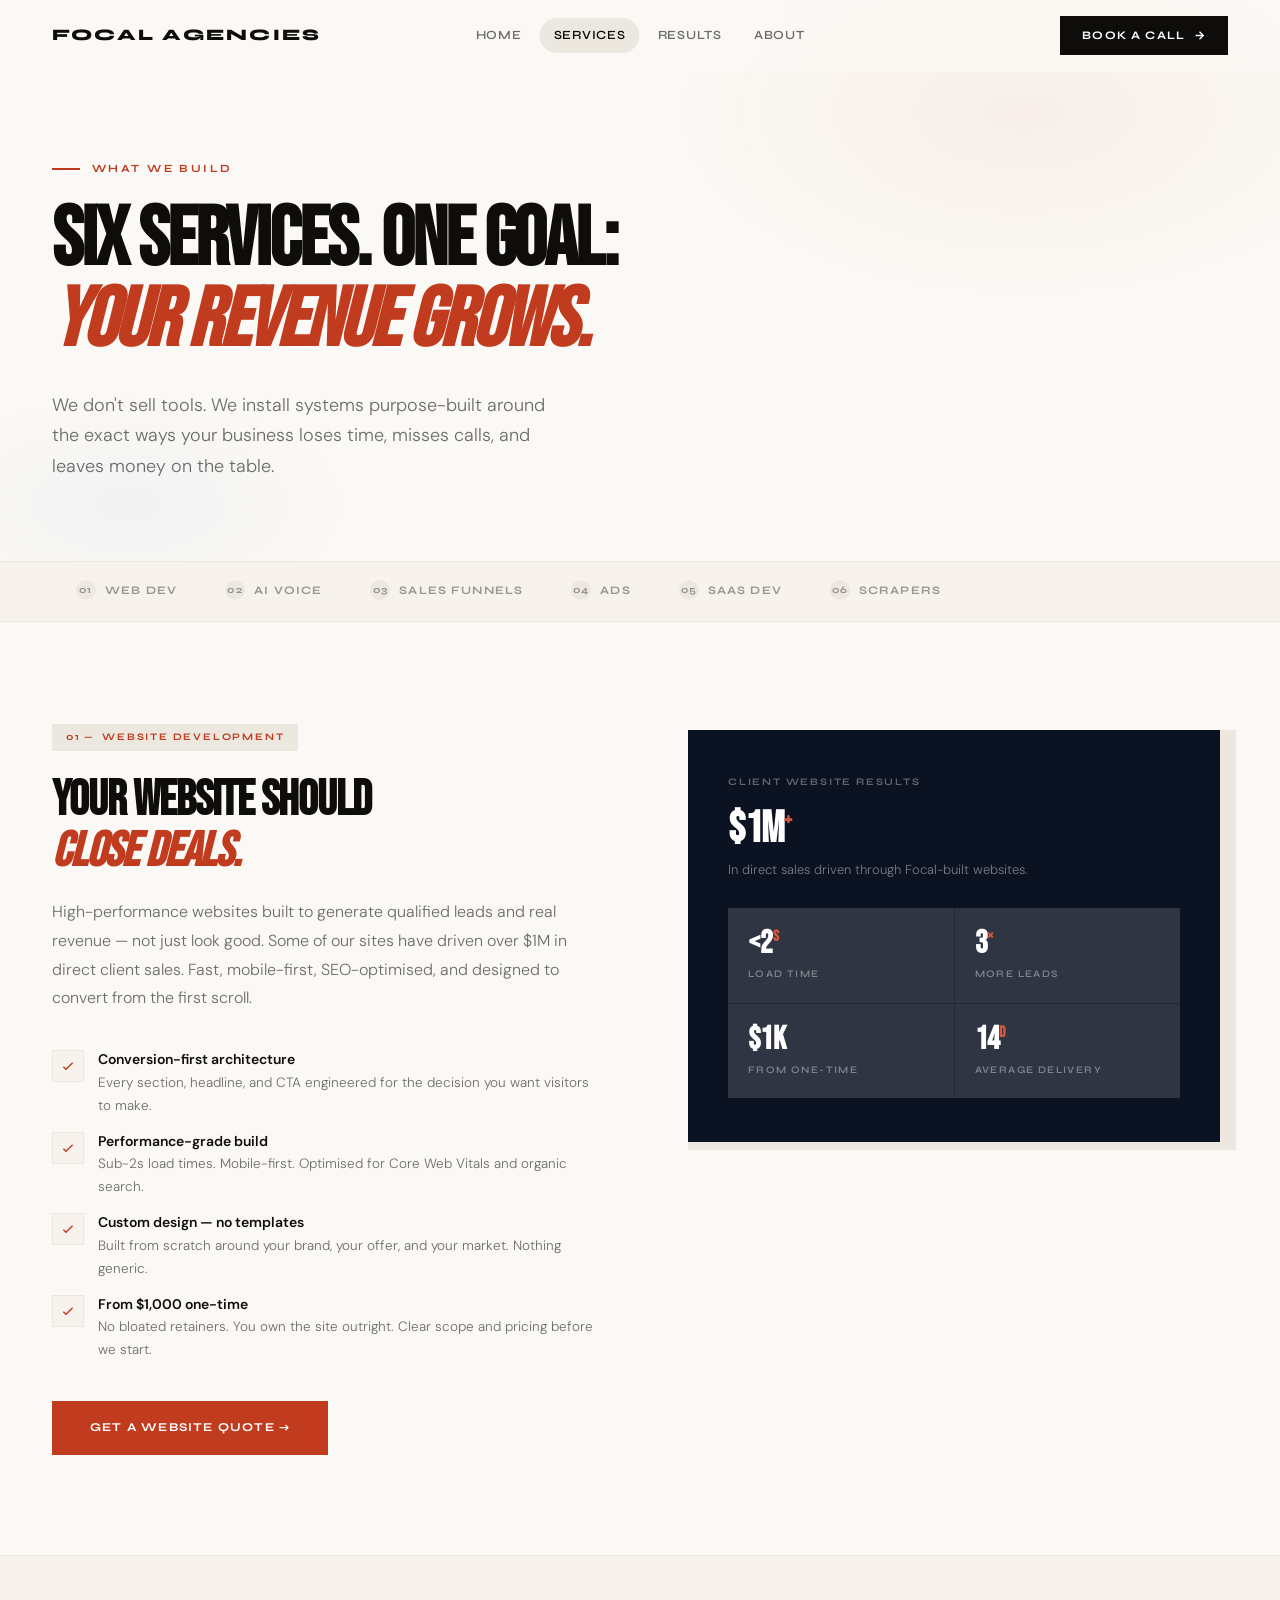
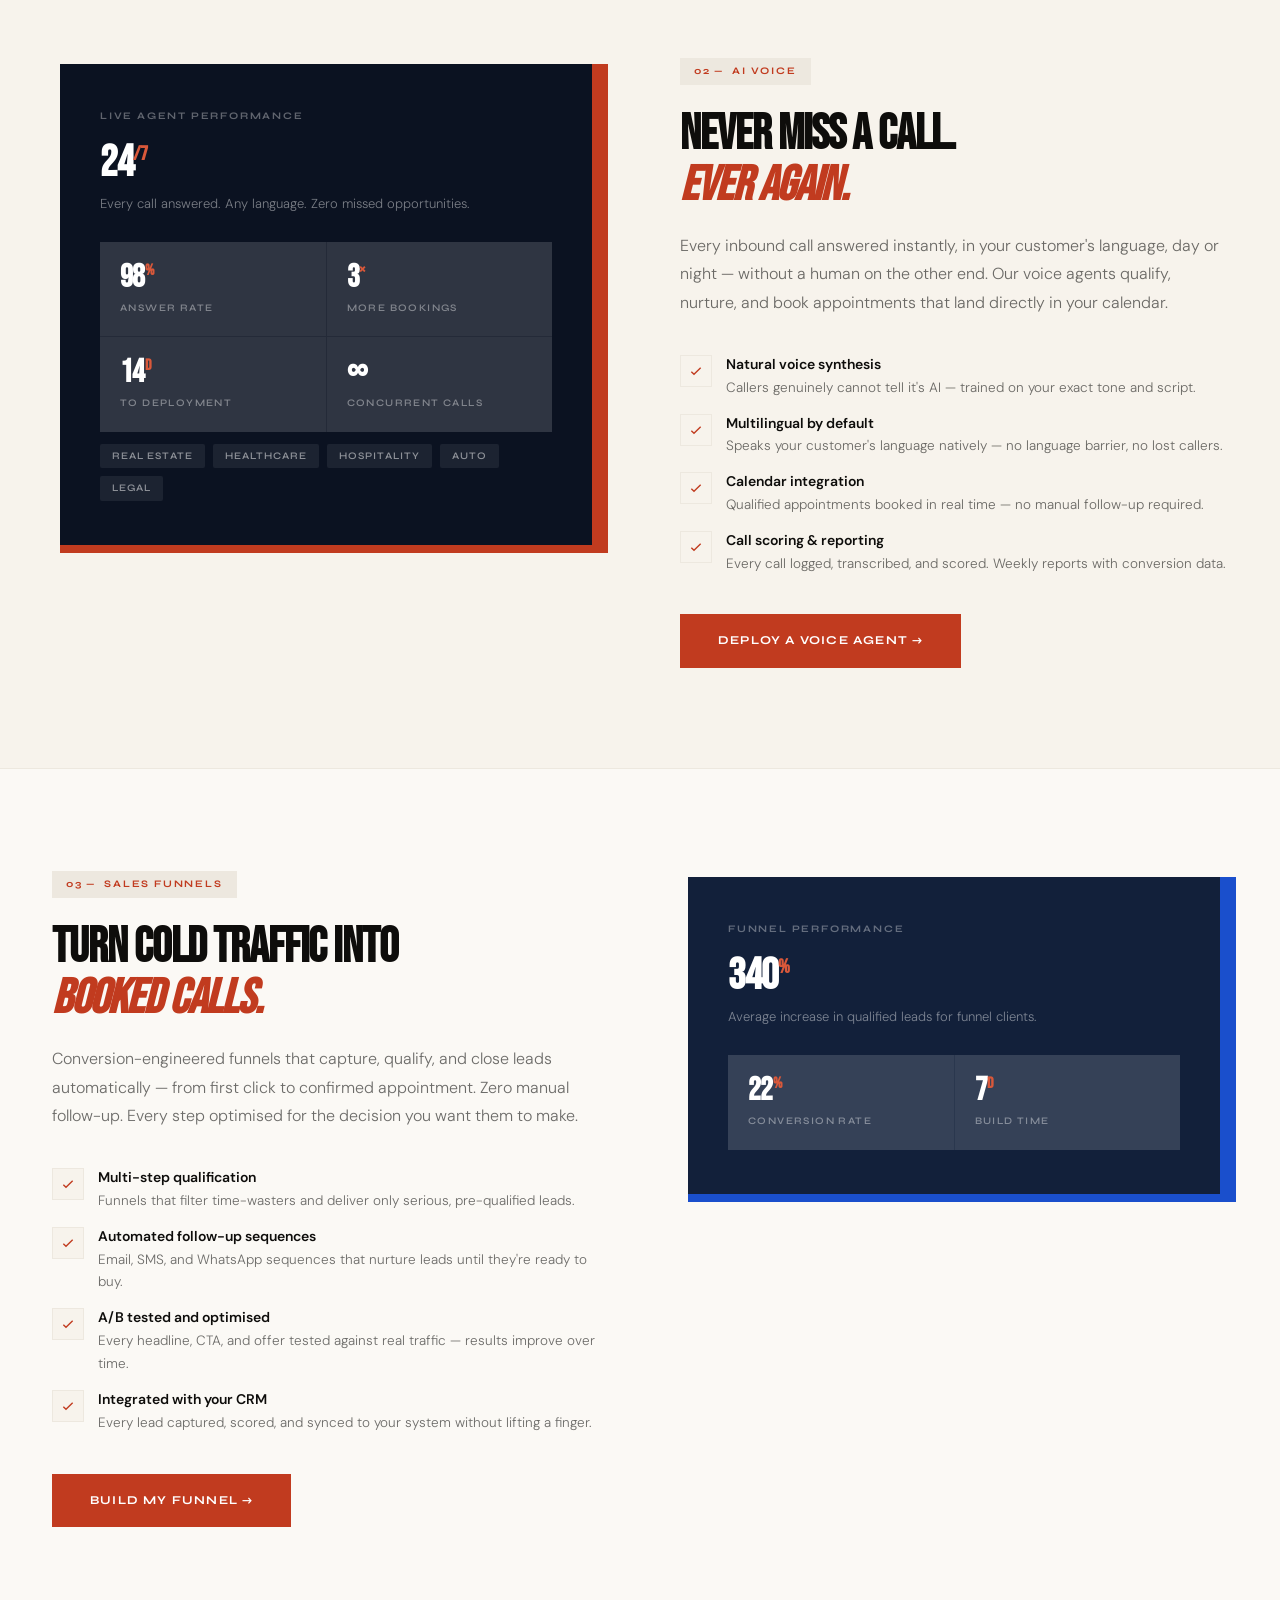
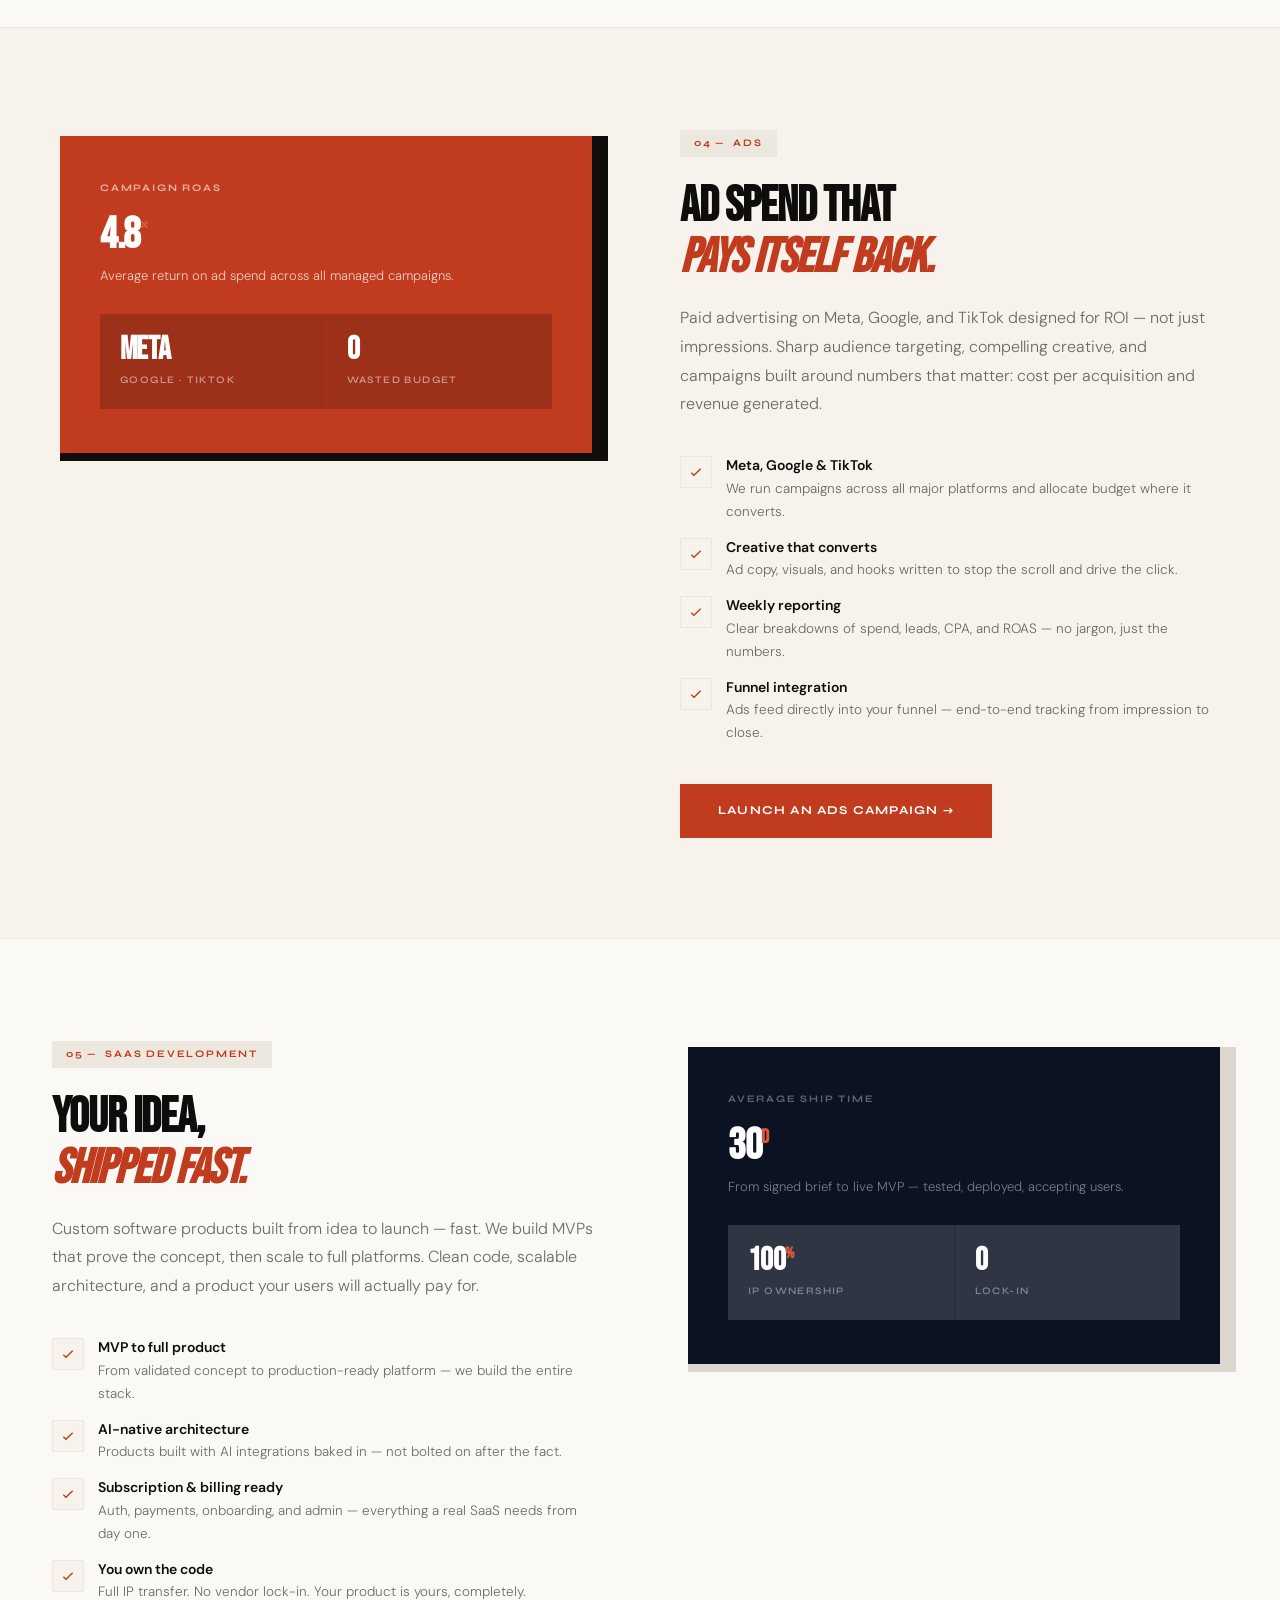
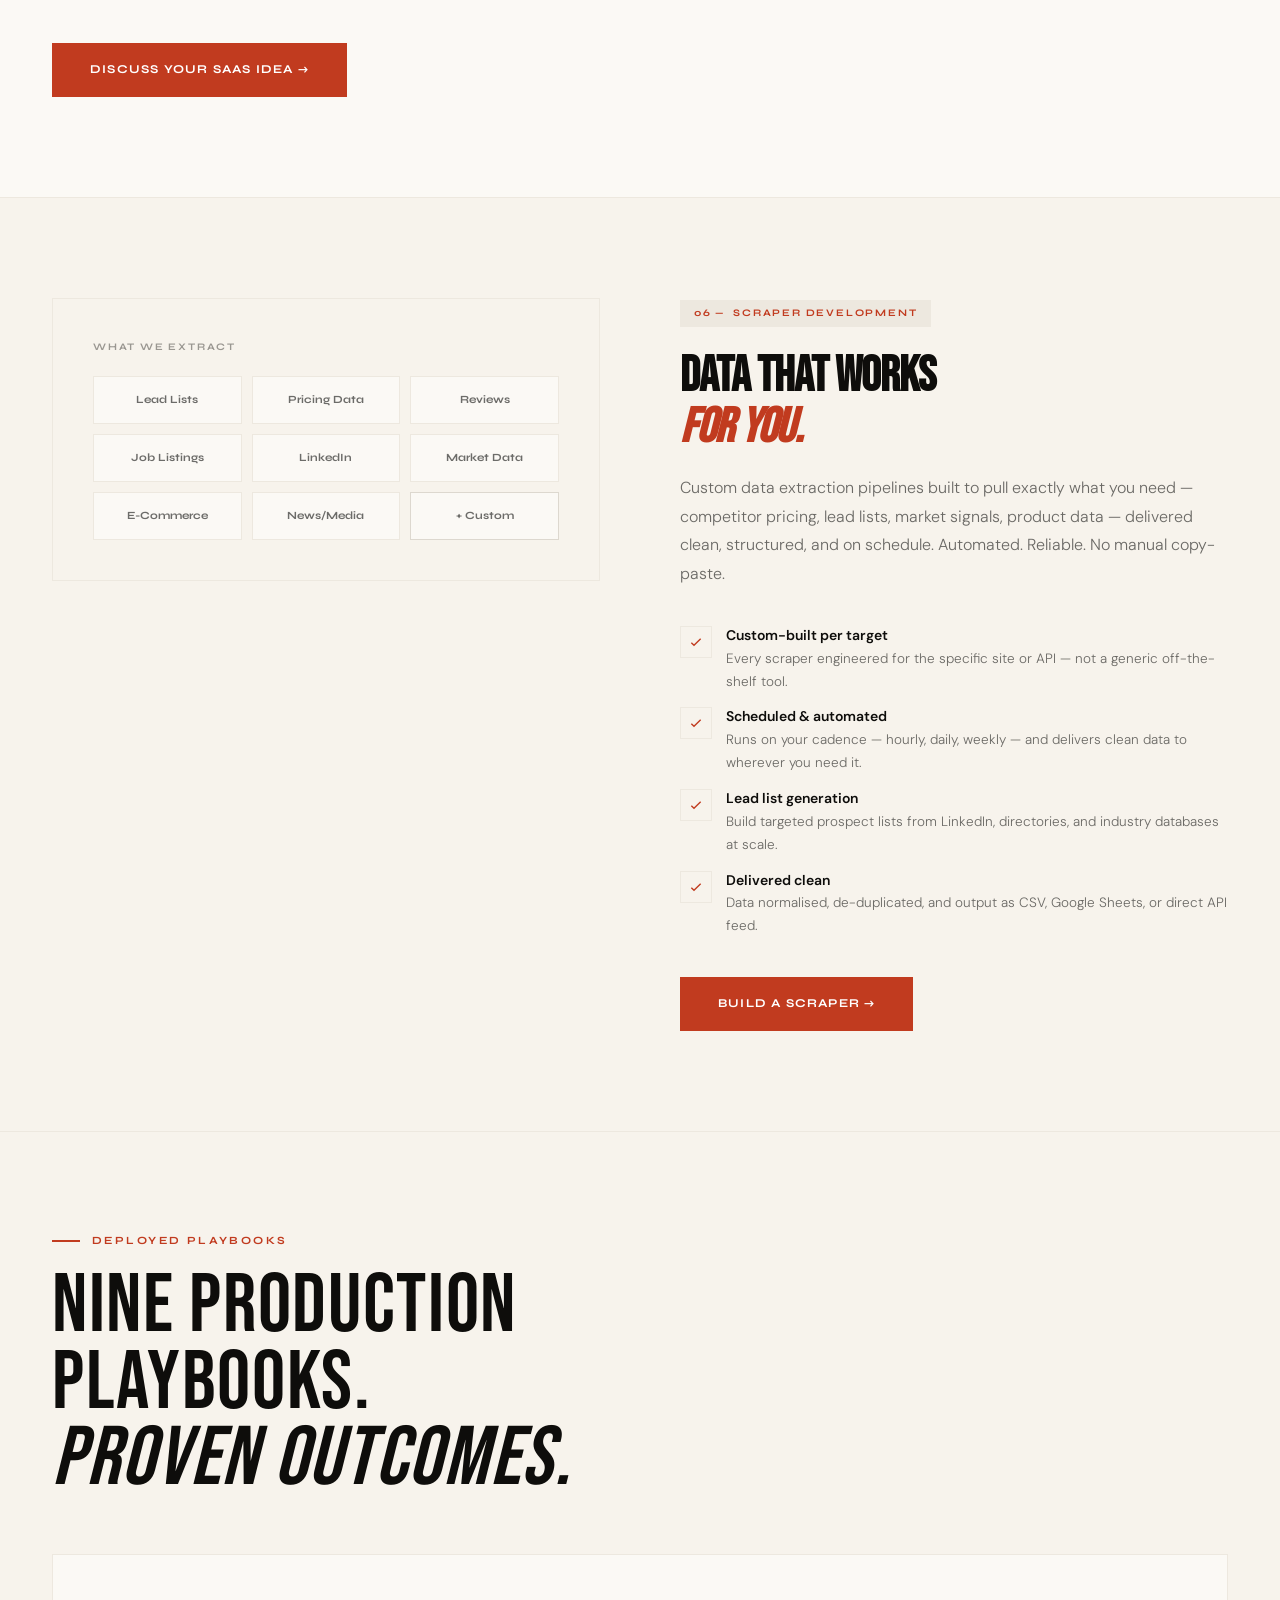
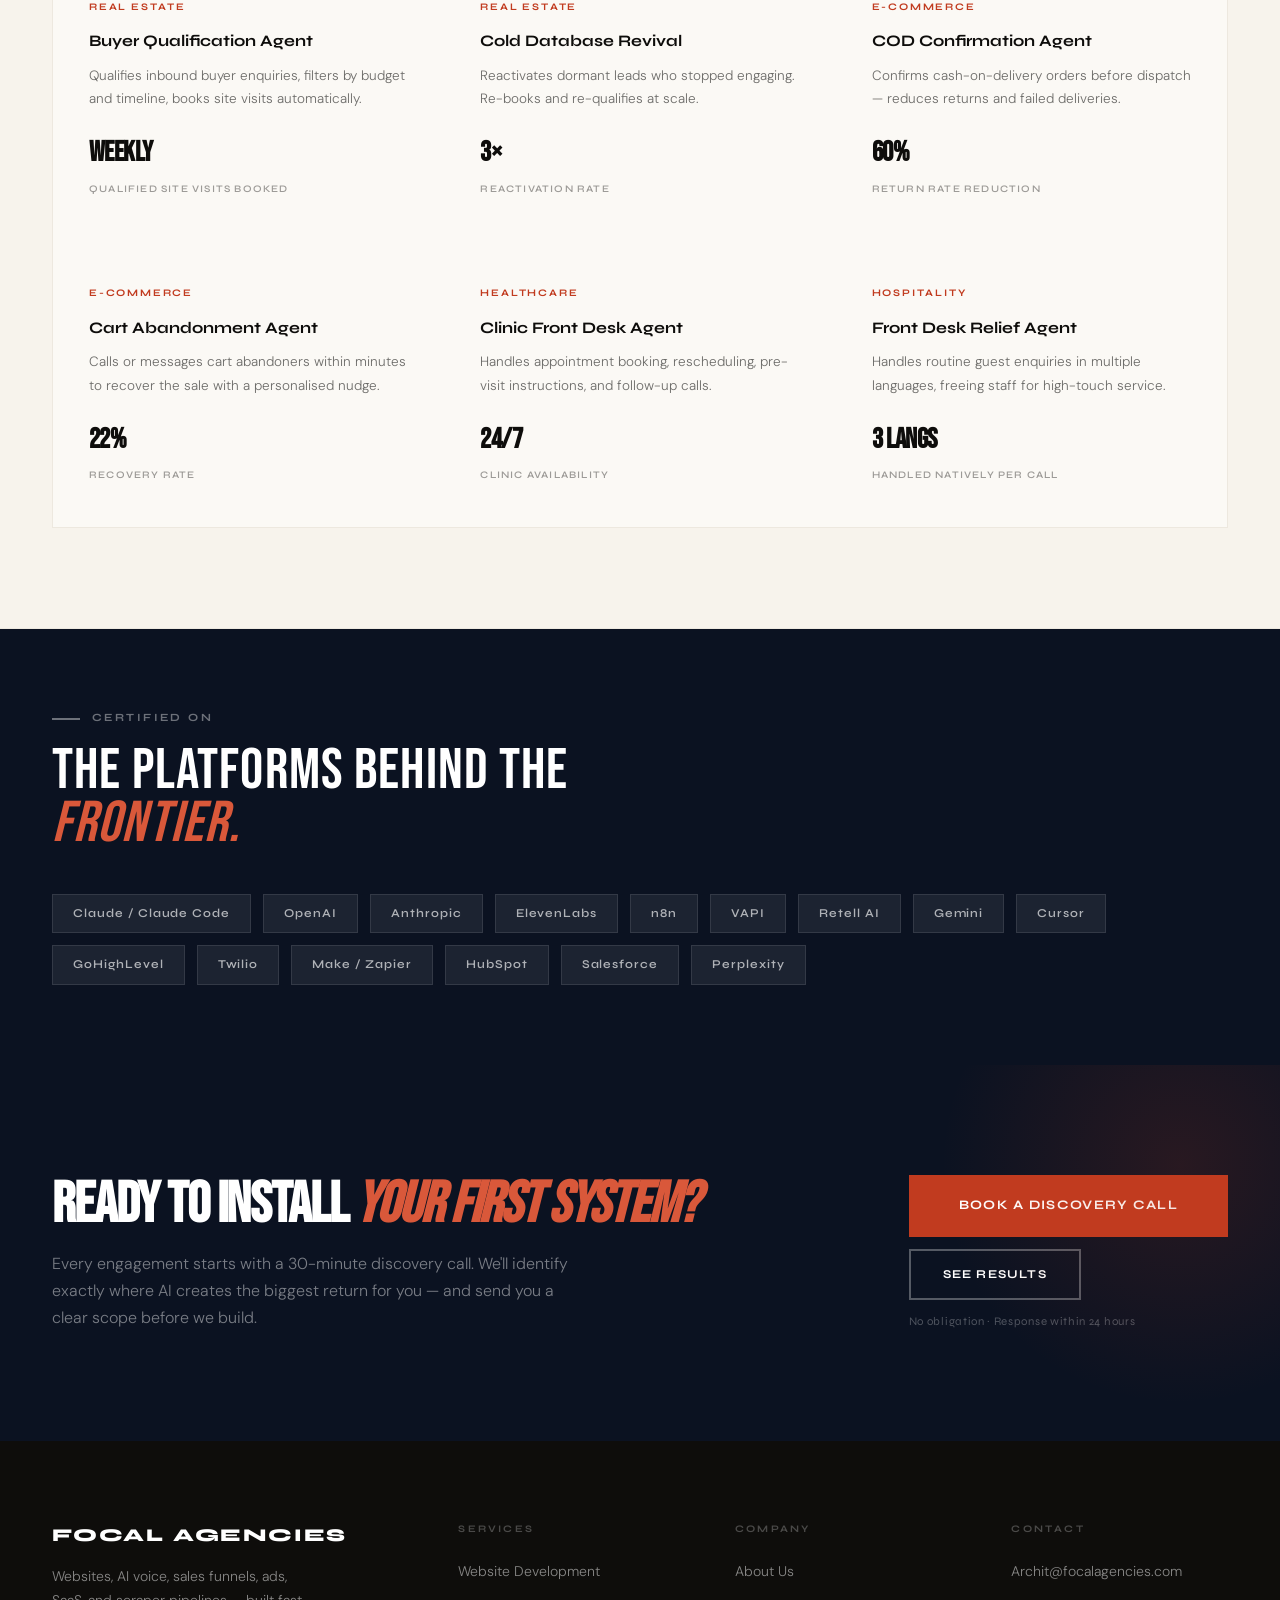
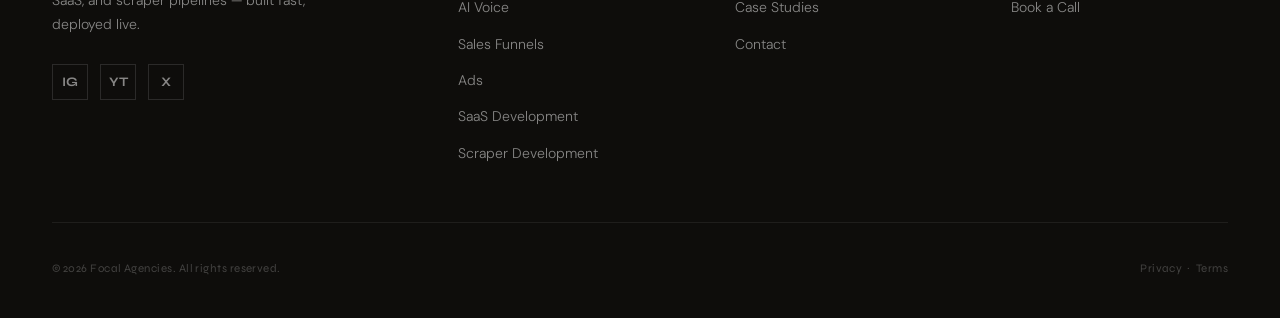
<file: services.html>
<!DOCTYPE html>
<html lang="en">
<head>
<meta charset="UTF-8">
<meta name="viewport" content="width=device-width, initial-scale=1.0">
<title>Services — Focal Agencies</title>
<meta name="description" content="AI voice agents, operating systems, conversion websites, outbound qualification, back-office automation, and CRM integrations.">
<link rel="stylesheet" href="css/main.css">
<style>
/* ── SERVICES PAGE ── */
.page-hero { padding-bottom: 0; }
.page-hero-inner { padding-bottom: 80px; }

/* service tabs nav */
.service-tabs-wrap {
  background: var(--ivory);
  border-top: 1px solid var(--ivory-d);
  border-bottom: 1px solid var(--ivory-d);
  position: sticky; top: 72px; z-index: 100;
  overflow-x: auto; -webkit-overflow-scrolling: touch;
}
.service-tabs-wrap::-webkit-scrollbar { display: none; }
.service-tabs {
  display: flex; align-items: stretch;
  padding: 0 52px; gap: 0; min-width: max-content;
}
.service-tab {
  font-family: var(--f-label); font-size: 11.5px; font-weight: 700;
  letter-spacing: 0.1em; text-transform: uppercase;
  color: var(--ink-40); text-decoration: none;
  padding: 18px 24px;
  border-bottom: 3px solid transparent;
  transition: color 0.2s, border-color 0.2s;
  white-space: nowrap; display: flex; align-items: center; gap: 9px;
}
.service-tab:hover { color: var(--ink); }
.service-tab.tab-active, .service-tab:target { color: var(--vermil); border-color: var(--vermil); }
.service-tab .tab-num {
  width: 20px; height: 20px; border-radius: 50%;
  background: var(--ivory-d); color: var(--ink-40);
  font-size: 10px; display: flex; align-items: center; justify-content: center;
  flex-shrink: 0; transition: background 0.2s, color 0.2s;
}
.service-tab.tab-active .tab-num { background: var(--vermil); color: #fff; }

/* service blocks */
.service-block {
  scroll-margin-top: 140px;
  padding: 100px 52px;
  border-bottom: 1px solid var(--ivory-d);
}
.service-block:nth-child(even) { background: var(--ivory); }

.sb-inner {
  display: grid; grid-template-columns: 1fr 1fr;
  gap: 80px; align-items: start;
}
.sb-inner.flip { direction: rtl; }
.sb-inner.flip > * { direction: ltr; }

.sb-tag {
  display: inline-flex; align-items: center; gap: 8px;
  font-family: var(--f-label); font-size: 10px; font-weight: 700;
  letter-spacing: 0.18em; text-transform: uppercase;
  background: var(--ivory-d); color: var(--vermil);
  padding: 5px 14px; margin-bottom: 24px;
}
.sb-num-tag { color: var(--ink-30); }

.sb-title {
  font-family: var(--f-display);
  font-size: clamp(34px, 3.8vw, 52px);
  font-weight: 900; line-height: 1.06; letter-spacing: -0.02em; color: var(--ink);
  margin-bottom: 20px;
}
.sb-title em { font-style: italic; color: var(--vermil); }

.sb-desc {
  font-size: 16px; font-weight: 300; color: var(--ink-60); line-height: 1.8; margin-bottom: 36px;
}

.sb-features {
  display: flex; flex-direction: column; gap: 14px; margin-bottom: 40px;
}
.sb-feature {
  display: flex; align-items: flex-start; gap: 14px;
  font-size: 14.5px; color: var(--ink-80); line-height: 1.55;
}
.sb-feature-icon {
  width: 32px; height: 32px; background: var(--ivory);
  border: 1px solid var(--ivory-d);
  display: flex; align-items: center; justify-content: center;
  flex-shrink: 0; margin-top: 1px; color: var(--vermil);
}
.sb-feature-text strong { color: var(--ink); font-weight: 600; display: block; font-size: 14px; }
.sb-feature-text span { font-weight: 300; color: var(--ink-60); font-size: 13.5px; }

/* visual panel */
.sb-visual {
  position: relative;
}
.sb-card-stack {
  position: relative; padding: 8px 8px 0;
}
.sb-main-card {
  background: var(--navy); padding: 44px 40px;
  position: relative; z-index: 2;
}
.sb-card-shadow {
  position: absolute; bottom: -8px; left: 8px; right: -8px; top: 8px;
  background: var(--vermil); z-index: 1;
}
.sb-metric-row {
  display: grid; grid-template-columns: 1fr 1fr; gap: 1px;
  background: rgba(255,255,255,0.1); margin-top: 28px;
}
.sb-metric {
  padding: 20px; background: rgba(255,255,255,0.05);
}
.sb-metric-val {
  font-family: var(--f-display); font-size: 32px; font-weight: 900;
  color: #fff; line-height: 1; letter-spacing: -0.02em;
}
.sb-metric-val sup { font-size: 0.5em; color: var(--vermil-l); vertical-align: super; }
.sb-metric-lbl {
  font-family: var(--f-label); font-size: 10px; font-weight: 600;
  letter-spacing: 0.14em; text-transform: uppercase;
  color: rgba(255,255,255,0.4); margin-top: 6px;
}
.sb-card-title {
  font-family: var(--f-label); font-size: 10px; font-weight: 700;
  letter-spacing: 0.18em; text-transform: uppercase; color: rgba(255,255,255,0.35);
  margin-bottom: 16px;
}
.sb-card-value {
  font-family: var(--f-display); font-size: 44px; font-weight: 900;
  color: #fff; line-height: 1; letter-spacing: -0.03em;
}
.sb-card-value sup { font-size: 0.45em; color: var(--vermil-l); vertical-align: super; }
.sb-industries {
  margin-top: 12px; display: flex; flex-wrap: wrap; gap: 8px;
}
.industry-tag {
  font-family: var(--f-label); font-size: 10px; font-weight: 600;
  letter-spacing: 0.1em; text-transform: uppercase;
  color: rgba(255,255,255,0.5); background: rgba(255,255,255,0.07);
  padding: 4px 12px; border-radius: 2px;
}

/* use cases grid */
.use-cases {
  padding: 100px 52px; background: var(--ivory);
  border-bottom: 1px solid var(--ivory-d);
}
.uc-grid {
  display: grid; grid-template-columns: repeat(3, 1fr);
  gap: 0; border: 1px solid var(--ivory-d); background: var(--ivory-d);
  margin-top: 56px;
}
.uc-card {
  background: var(--cream); padding: 44px 36px;
  transition: background 0.25s;
  position: relative;
}
.uc-card::before {
  content: ''; position: absolute; top: 0; left: 0; right: 0;
  height: 2px; background: var(--vermil);
  transform: scaleX(0); transform-origin: left;
  transition: transform 0.35s var(--ease-out);
}
.uc-card:hover { background: var(--ivory); }
.uc-card:hover::before { transform: scaleX(1); }
.uc-sector {
  font-family: var(--f-label); font-size: 10px; font-weight: 700;
  letter-spacing: 0.18em; text-transform: uppercase; color: var(--vermil);
  margin-bottom: 16px;
}
.uc-title { font-family: var(--f-label); font-size: 16px; font-weight: 700; color: var(--ink); margin-bottom: 12px; line-height: 1.3; }
.uc-desc { font-size: 13.5px; font-weight: 300; color: var(--ink-60); line-height: 1.72; margin-bottom: 20px; }
.uc-stat {
  font-family: var(--f-display); font-size: 28px; font-weight: 900; color: var(--ink); letter-spacing: -0.02em;
}
.uc-stat-lbl { font-family: var(--f-label); font-size: 10px; font-weight: 600; letter-spacing: 0.12em; text-transform: uppercase; color: var(--ink-40); margin-top: 4px; }

/* stack section */
.tech-stack {
  padding: 80px 52px;
  background: var(--navy);
}
.tech-grid {
  display: flex; flex-wrap: wrap; gap: 12px; margin-top: 44px;
}
.tech-pill {
  font-family: var(--f-label); font-size: 12px; font-weight: 600;
  letter-spacing: 0.08em;
  color: rgba(255,255,255,0.65);
  background: rgba(255,255,255,0.07);
  border: 1px solid rgba(255,255,255,0.1);
  padding: 9px 20px;
  transition: background 0.2s, color 0.2s, border-color 0.2s;
}
.tech-pill:hover { background: rgba(255,255,255,0.12); color: #fff; border-color: rgba(255,255,255,0.2); }

@media (max-width: 1100px) {
  .service-tabs { padding: 0 28px; }
  .service-block { padding: 72px 28px; }
  .sb-inner { grid-template-columns: 1fr; gap: 48px; }
  .sb-inner.flip { direction: ltr; }
  .use-cases { padding: 72px 28px; }
  .uc-grid { grid-template-columns: 1fr 1fr; }
  .tech-stack { padding: 64px 28px; }
}
@media (max-width: 640px) {
  .service-tabs { padding: 0 20px; }
  .service-block { padding: 56px 20px; }
  .use-cases { padding: 56px 20px; }
  .uc-grid { grid-template-columns: 1fr; }
  .tech-stack { padding: 52px 20px; }
}
</style>
</head>
<body>

<!-- NAV -->
<nav class="site-nav" id="site-nav">
  <a href="index.html" class="nav-logo">Focal Agencies</a>
  <div class="nav-center">
    <a href="index.html" class="nav-link">Home</a>
    <a href="services.html" class="nav-link active">Services</a>
    <a href="results.html" class="nav-link">Results</a>
    <a href="about.html" class="nav-link">About</a>
  </div>
  <div class="nav-right">
    <a href="contact.html" class="nav-cta">Book a Call <svg width="13" height="13" fill="none" stroke="currentColor" stroke-width="2.5" viewBox="0 0 24 24"><path d="M5 12h14M12 5l7 7-7 7"/></svg></a>
    <button class="nav-toggle"><span></span><span></span><span></span></button>
  </div>
</nav>
<div class="mobile-menu">
  <a href="index.html" class="nav-link">Home</a>
  <a href="services.html" class="nav-link active">Services</a>
  <a href="results.html" class="nav-link">Results</a>
  <a href="about.html" class="nav-link">About</a>
  <a href="contact.html" class="nav-cta btn-primary">Book a Call →</a>
</div>

<!-- HERO -->
<div class="page-hero">
  <div class="page-hero-bg"></div>
  <div class="page-hero-inner">
    <div class="page-hero-label label reveal">What We Build</div>
    <h1 class="page-hero-title reveal d1">Six services. One goal:<br><em>your revenue grows.</em></h1>
    <p class="page-hero-sub reveal d2">We don't sell tools. We install systems purpose-built around the exact ways your business loses time, misses calls, and leaves money on the table.</p>
  </div>
</div>

<!-- SERVICE TABS -->
<div class="service-tabs-wrap">
  <div class="service-tabs">
    <a href="#web" class="service-tab tab-active">
      <span class="tab-num">01</span> Web Dev
    </a>
    <a href="#voice" class="service-tab">
      <span class="tab-num">02</span> AI Voice
    </a>
    <a href="#funnels" class="service-tab">
      <span class="tab-num">03</span> Sales Funnels
    </a>
    <a href="#ads" class="service-tab">
      <span class="tab-num">04</span> Ads
    </a>
    <a href="#saas" class="service-tab">
      <span class="tab-num">05</span> SaaS Dev
    </a>
    <a href="#scraper" class="service-tab">
      <span class="tab-num">06</span> Scrapers
    </a>
  </div>
</div>

<!-- 01 WEBSITE DEVELOPMENT -->
<section class="service-block" id="web">
  <div class="sb-inner">
    <div class="reveal-left">
      <div class="sb-tag"><span class="sb-num-tag">01 —</span> Website Development</div>
      <h2 class="sb-title">Your website should<br><em>close deals.</em></h2>
      <p class="sb-desc">High-performance websites built to generate qualified leads and real revenue — not just look good. Some of our sites have driven over $1M in direct client sales. Fast, mobile-first, SEO-optimised, and designed to convert from the first scroll.</p>
      <div class="sb-features">
        <div class="sb-feature">
          <div class="sb-feature-icon"><svg width="16" height="16" fill="none" stroke="currentColor" stroke-width="2" viewBox="0 0 24 24"><path d="M5 13l4 4L19 7"/></svg></div>
          <div class="sb-feature-text"><strong>Conversion-first architecture</strong><span>Every section, headline, and CTA engineered for the decision you want visitors to make.</span></div>
        </div>
        <div class="sb-feature">
          <div class="sb-feature-icon"><svg width="16" height="16" fill="none" stroke="currentColor" stroke-width="2" viewBox="0 0 24 24"><path d="M5 13l4 4L19 7"/></svg></div>
          <div class="sb-feature-text"><strong>Performance-grade build</strong><span>Sub-2s load times. Mobile-first. Optimised for Core Web Vitals and organic search.</span></div>
        </div>
        <div class="sb-feature">
          <div class="sb-feature-icon"><svg width="16" height="16" fill="none" stroke="currentColor" stroke-width="2" viewBox="0 0 24 24"><path d="M5 13l4 4L19 7"/></svg></div>
          <div class="sb-feature-text"><strong>Custom design — no templates</strong><span>Built from scratch around your brand, your offer, and your market. Nothing generic.</span></div>
        </div>
        <div class="sb-feature">
          <div class="sb-feature-icon"><svg width="16" height="16" fill="none" stroke="currentColor" stroke-width="2" viewBox="0 0 24 24"><path d="M5 13l4 4L19 7"/></svg></div>
          <div class="sb-feature-text"><strong>From $1,000 one-time</strong><span>No bloated retainers. You own the site outright. Clear scope and pricing before we start.</span></div>
        </div>
      </div>
      <a href="contact.html" class="btn btn-primary">Get a Website Quote →</a>
    </div>
    <div class="reveal-right">
      <div class="sb-card-stack">
        <div class="sb-card-shadow" style="background:var(--ivory-d);"></div>
        <div class="sb-main-card">
          <div class="sb-card-title">Client Website Results</div>
          <div class="sb-card-value">$1M<sup>+</sup></div>
          <p style="font-size:13px;color:rgba(255,255,255,0.45);margin-top:8px;font-weight:300;">In direct sales driven through Focal-built websites.</p>
          <div class="sb-metric-row">
            <div class="sb-metric">
              <div class="sb-metric-val">&lt;2<sup>s</sup></div>
              <div class="sb-metric-lbl">Load Time</div>
            </div>
            <div class="sb-metric">
              <div class="sb-metric-val">3<sup>×</sup></div>
              <div class="sb-metric-lbl">More Leads</div>
            </div>
            <div class="sb-metric">
              <div class="sb-metric-val">$1k</div>
              <div class="sb-metric-lbl">From One-Time</div>
            </div>
            <div class="sb-metric">
              <div class="sb-metric-val">14<sup>d</sup></div>
              <div class="sb-metric-lbl">Average Delivery</div>
            </div>
          </div>
        </div>
      </div>
    </div>
  </div>
</section>

<!-- 02 AI VOICE -->
<section class="service-block" id="voice">
  <div class="sb-inner flip">
    <div class="reveal-right">
      <div class="sb-tag"><span class="sb-num-tag">02 —</span> AI Voice</div>
      <h2 class="sb-title">Never miss a call.<br><em>Ever again.</em></h2>
      <p class="sb-desc">Every inbound call answered instantly, in your customer's language, day or night — without a human on the other end. Our voice agents qualify, nurture, and book appointments that land directly in your calendar.</p>
      <div class="sb-features">
        <div class="sb-feature">
          <div class="sb-feature-icon"><svg width="16" height="16" fill="none" stroke="currentColor" stroke-width="2" viewBox="0 0 24 24"><path d="M5 13l4 4L19 7"/></svg></div>
          <div class="sb-feature-text"><strong>Natural voice synthesis</strong><span>Callers genuinely cannot tell it's AI — trained on your exact tone and script.</span></div>
        </div>
        <div class="sb-feature">
          <div class="sb-feature-icon"><svg width="16" height="16" fill="none" stroke="currentColor" stroke-width="2" viewBox="0 0 24 24"><path d="M5 13l4 4L19 7"/></svg></div>
          <div class="sb-feature-text"><strong>Multilingual by default</strong><span>Speaks your customer's language natively — no language barrier, no lost callers.</span></div>
        </div>
        <div class="sb-feature">
          <div class="sb-feature-icon"><svg width="16" height="16" fill="none" stroke="currentColor" stroke-width="2" viewBox="0 0 24 24"><path d="M5 13l4 4L19 7"/></svg></div>
          <div class="sb-feature-text"><strong>Calendar integration</strong><span>Qualified appointments booked in real time — no manual follow-up required.</span></div>
        </div>
        <div class="sb-feature">
          <div class="sb-feature-icon"><svg width="16" height="16" fill="none" stroke="currentColor" stroke-width="2" viewBox="0 0 24 24"><path d="M5 13l4 4L19 7"/></svg></div>
          <div class="sb-feature-text"><strong>Call scoring & reporting</strong><span>Every call logged, transcribed, and scored. Weekly reports with conversion data.</span></div>
        </div>
      </div>
      <a href="contact.html" class="btn btn-primary">Deploy a Voice Agent →</a>
    </div>
    <div class="reveal-left">
      <div class="sb-card-stack">
        <div class="sb-card-shadow"></div>
        <div class="sb-main-card">
          <div class="sb-card-title">Live Agent Performance</div>
          <div class="sb-card-value">24<sup>/7</sup></div>
          <p style="font-size:13px;color:rgba(255,255,255,0.45);margin-top:8px;font-weight:300;">Every call answered. Any language. Zero missed opportunities.</p>
          <div class="sb-metric-row">
            <div class="sb-metric">
              <div class="sb-metric-val">98<sup>%</sup></div>
              <div class="sb-metric-lbl">Answer Rate</div>
            </div>
            <div class="sb-metric">
              <div class="sb-metric-val">3<sup>×</sup></div>
              <div class="sb-metric-lbl">More Bookings</div>
            </div>
            <div class="sb-metric">
              <div class="sb-metric-val">14<sup>d</sup></div>
              <div class="sb-metric-lbl">To Deployment</div>
            </div>
            <div class="sb-metric">
              <div class="sb-metric-val">∞</div>
              <div class="sb-metric-lbl">Concurrent Calls</div>
            </div>
          </div>
          <div class="sb-industries">
            <span class="industry-tag">Real Estate</span>
            <span class="industry-tag">Healthcare</span>
            <span class="industry-tag">Hospitality</span>
            <span class="industry-tag">Auto</span>
            <span class="industry-tag">Legal</span>
          </div>
        </div>
      </div>
    </div>
  </div>
</section>

<!-- 03 SALES FUNNELS -->
<section class="service-block" id="funnels">
  <div class="sb-inner">
    <div class="reveal-left">
      <div class="sb-tag"><span class="sb-num-tag">03 —</span> Sales Funnels</div>
      <h2 class="sb-title">Turn cold traffic into<br><em>booked calls.</em></h2>
      <p class="sb-desc">Conversion-engineered funnels that capture, qualify, and close leads automatically — from first click to confirmed appointment. Zero manual follow-up. Every step optimised for the decision you want them to make.</p>
      <div class="sb-features">
        <div class="sb-feature">
          <div class="sb-feature-icon"><svg width="16" height="16" fill="none" stroke="currentColor" stroke-width="2" viewBox="0 0 24 24"><path d="M5 13l4 4L19 7"/></svg></div>
          <div class="sb-feature-text"><strong>Multi-step qualification</strong><span>Funnels that filter time-wasters and deliver only serious, pre-qualified leads.</span></div>
        </div>
        <div class="sb-feature">
          <div class="sb-feature-icon"><svg width="16" height="16" fill="none" stroke="currentColor" stroke-width="2" viewBox="0 0 24 24"><path d="M5 13l4 4L19 7"/></svg></div>
          <div class="sb-feature-text"><strong>Automated follow-up sequences</strong><span>Email, SMS, and WhatsApp sequences that nurture leads until they're ready to buy.</span></div>
        </div>
        <div class="sb-feature">
          <div class="sb-feature-icon"><svg width="16" height="16" fill="none" stroke="currentColor" stroke-width="2" viewBox="0 0 24 24"><path d="M5 13l4 4L19 7"/></svg></div>
          <div class="sb-feature-text"><strong>A/B tested and optimised</strong><span>Every headline, CTA, and offer tested against real traffic — results improve over time.</span></div>
        </div>
        <div class="sb-feature">
          <div class="sb-feature-icon"><svg width="16" height="16" fill="none" stroke="currentColor" stroke-width="2" viewBox="0 0 24 24"><path d="M5 13l4 4L19 7"/></svg></div>
          <div class="sb-feature-text"><strong>Integrated with your CRM</strong><span>Every lead captured, scored, and synced to your system without lifting a finger.</span></div>
        </div>
      </div>
      <a href="contact.html" class="btn btn-primary">Build My Funnel →</a>
    </div>
    <div class="reveal-right">
      <div class="sb-card-stack">
        <div class="sb-card-shadow" style="background:var(--blue);"></div>
        <div class="sb-main-card" style="background:var(--navy-l);">
          <div class="sb-card-title">Funnel Performance</div>
          <div class="sb-card-value">340<sup>%</sup></div>
          <p style="font-size:13px;color:rgba(255,255,255,0.45);margin-top:8px;font-weight:300;">Average increase in qualified leads for funnel clients.</p>
          <div class="sb-metric-row">
            <div class="sb-metric">
              <div class="sb-metric-val">22<sup>%</sup></div>
              <div class="sb-metric-lbl">Conversion Rate</div>
            </div>
            <div class="sb-metric">
              <div class="sb-metric-val">7<sup>d</sup></div>
              <div class="sb-metric-lbl">Build Time</div>
            </div>
          </div>
        </div>
      </div>
    </div>
  </div>
</section>

<!-- 04 ADS -->
<section class="service-block" id="ads">
  <div class="sb-inner flip">
    <div class="reveal-right">
      <div class="sb-tag"><span class="sb-num-tag">04 —</span> Ads</div>
      <h2 class="sb-title">Ad spend that<br><em>pays itself back.</em></h2>
      <p class="sb-desc">Paid advertising on Meta, Google, and TikTok designed for ROI — not just impressions. Sharp audience targeting, compelling creative, and campaigns built around numbers that matter: cost per acquisition and revenue generated.</p>
      <div class="sb-features">
        <div class="sb-feature">
          <div class="sb-feature-icon"><svg width="16" height="16" fill="none" stroke="currentColor" stroke-width="2" viewBox="0 0 24 24"><path d="M5 13l4 4L19 7"/></svg></div>
          <div class="sb-feature-text"><strong>Meta, Google & TikTok</strong><span>We run campaigns across all major platforms and allocate budget where it converts.</span></div>
        </div>
        <div class="sb-feature">
          <div class="sb-feature-icon"><svg width="16" height="16" fill="none" stroke="currentColor" stroke-width="2" viewBox="0 0 24 24"><path d="M5 13l4 4L19 7"/></svg></div>
          <div class="sb-feature-text"><strong>Creative that converts</strong><span>Ad copy, visuals, and hooks written to stop the scroll and drive the click.</span></div>
        </div>
        <div class="sb-feature">
          <div class="sb-feature-icon"><svg width="16" height="16" fill="none" stroke="currentColor" stroke-width="2" viewBox="0 0 24 24"><path d="M5 13l4 4L19 7"/></svg></div>
          <div class="sb-feature-text"><strong>Weekly reporting</strong><span>Clear breakdowns of spend, leads, CPA, and ROAS — no jargon, just the numbers.</span></div>
        </div>
        <div class="sb-feature">
          <div class="sb-feature-icon"><svg width="16" height="16" fill="none" stroke="currentColor" stroke-width="2" viewBox="0 0 24 24"><path d="M5 13l4 4L19 7"/></svg></div>
          <div class="sb-feature-text"><strong>Funnel integration</strong><span>Ads feed directly into your funnel — end-to-end tracking from impression to close.</span></div>
        </div>
      </div>
      <a href="contact.html" class="btn btn-primary">Launch an Ads Campaign →</a>
    </div>
    <div class="reveal-left">
      <div class="sb-card-stack">
        <div class="sb-card-shadow" style="background:var(--ink);"></div>
        <div class="sb-main-card" style="background:var(--vermil);">
          <div class="sb-card-title" style="color:rgba(255,255,255,0.6);">Campaign ROAS</div>
          <div class="sb-card-value">4.8<sup>×</sup></div>
          <p style="font-size:13px;color:rgba(255,255,255,0.75);margin-top:8px;font-weight:300;">Average return on ad spend across all managed campaigns.</p>
          <div class="sb-metric-row" style="background:rgba(0,0,0,0.12);">
            <div class="sb-metric" style="background:rgba(0,0,0,0.08);">
              <div class="sb-metric-val">Meta</div>
              <div class="sb-metric-lbl" style="color:rgba(255,255,255,0.5);">Google · TikTok</div>
            </div>
            <div class="sb-metric" style="background:rgba(0,0,0,0.08);">
              <div class="sb-metric-val">0</div>
              <div class="sb-metric-lbl" style="color:rgba(255,255,255,0.5);">Wasted Budget</div>
            </div>
          </div>
        </div>
      </div>
    </div>
  </div>
</section>

<!-- 05 SAAS DEVELOPMENT -->
<section class="service-block" id="saas">
  <div class="sb-inner">
    <div class="reveal-left">
      <div class="sb-tag"><span class="sb-num-tag">05 —</span> SaaS Development</div>
      <h2 class="sb-title">Your idea,<br><em>shipped fast.</em></h2>
      <p class="sb-desc">Custom software products built from idea to launch — fast. We build MVPs that prove the concept, then scale to full platforms. Clean code, scalable architecture, and a product your users will actually pay for.</p>
      <div class="sb-features">
        <div class="sb-feature">
          <div class="sb-feature-icon"><svg width="16" height="16" fill="none" stroke="currentColor" stroke-width="2" viewBox="0 0 24 24"><path d="M5 13l4 4L19 7"/></svg></div>
          <div class="sb-feature-text"><strong>MVP to full product</strong><span>From validated concept to production-ready platform — we build the entire stack.</span></div>
        </div>
        <div class="sb-feature">
          <div class="sb-feature-icon"><svg width="16" height="16" fill="none" stroke="currentColor" stroke-width="2" viewBox="0 0 24 24"><path d="M5 13l4 4L19 7"/></svg></div>
          <div class="sb-feature-text"><strong>AI-native architecture</strong><span>Products built with AI integrations baked in — not bolted on after the fact.</span></div>
        </div>
        <div class="sb-feature">
          <div class="sb-feature-icon"><svg width="16" height="16" fill="none" stroke="currentColor" stroke-width="2" viewBox="0 0 24 24"><path d="M5 13l4 4L19 7"/></svg></div>
          <div class="sb-feature-text"><strong>Subscription & billing ready</strong><span>Auth, payments, onboarding, and admin — everything a real SaaS needs from day one.</span></div>
        </div>
        <div class="sb-feature">
          <div class="sb-feature-icon"><svg width="16" height="16" fill="none" stroke="currentColor" stroke-width="2" viewBox="0 0 24 24"><path d="M5 13l4 4L19 7"/></svg></div>
          <div class="sb-feature-text"><strong>You own the code</strong><span>Full IP transfer. No vendor lock-in. Your product is yours, completely.</span></div>
        </div>
      </div>
      <a href="contact.html" class="btn btn-primary">Discuss Your SaaS Idea →</a>
    </div>
    <div class="reveal-right">
      <div class="sb-card-stack">
        <div class="sb-card-shadow" style="background:var(--ivory-dd);"></div>
        <div class="sb-main-card" style="background:var(--navy);">
          <div class="sb-card-title">Average Ship Time</div>
          <div class="sb-card-value">30<sup>d</sup></div>
          <p style="font-size:13px;color:rgba(255,255,255,0.45);margin-top:8px;font-weight:300;">From signed brief to live MVP — tested, deployed, accepting users.</p>
          <div class="sb-metric-row">
            <div class="sb-metric">
              <div class="sb-metric-val">100<sup>%</sup></div>
              <div class="sb-metric-lbl">IP Ownership</div>
            </div>
            <div class="sb-metric">
              <div class="sb-metric-val">0</div>
              <div class="sb-metric-lbl">Lock-in</div>
            </div>
          </div>
        </div>
      </div>
    </div>
  </div>
</section>

<!-- 06 SCRAPER DEVELOPMENT -->
<section class="service-block" id="scraper">
  <div class="sb-inner flip">
    <div class="reveal-right">
      <div class="sb-tag"><span class="sb-num-tag">06 —</span> Scraper Development</div>
      <h2 class="sb-title">Data that works<br><em>for you.</em></h2>
      <p class="sb-desc">Custom data extraction pipelines built to pull exactly what you need — competitor pricing, lead lists, market signals, product data — delivered clean, structured, and on schedule. Automated. Reliable. No manual copy-paste.</p>
      <div class="sb-features">
        <div class="sb-feature">
          <div class="sb-feature-icon"><svg width="16" height="16" fill="none" stroke="currentColor" stroke-width="2" viewBox="0 0 24 24"><path d="M5 13l4 4L19 7"/></svg></div>
          <div class="sb-feature-text"><strong>Custom-built per target</strong><span>Every scraper engineered for the specific site or API — not a generic off-the-shelf tool.</span></div>
        </div>
        <div class="sb-feature">
          <div class="sb-feature-icon"><svg width="16" height="16" fill="none" stroke="currentColor" stroke-width="2" viewBox="0 0 24 24"><path d="M5 13l4 4L19 7"/></svg></div>
          <div class="sb-feature-text"><strong>Scheduled & automated</strong><span>Runs on your cadence — hourly, daily, weekly — and delivers clean data to wherever you need it.</span></div>
        </div>
        <div class="sb-feature">
          <div class="sb-feature-icon"><svg width="16" height="16" fill="none" stroke="currentColor" stroke-width="2" viewBox="0 0 24 24"><path d="M5 13l4 4L19 7"/></svg></div>
          <div class="sb-feature-text"><strong>Lead list generation</strong><span>Build targeted prospect lists from LinkedIn, directories, and industry databases at scale.</span></div>
        </div>
        <div class="sb-feature">
          <div class="sb-feature-icon"><svg width="16" height="16" fill="none" stroke="currentColor" stroke-width="2" viewBox="0 0 24 24"><path d="M5 13l4 4L19 7"/></svg></div>
          <div class="sb-feature-text"><strong>Delivered clean</strong><span>Data normalised, de-duplicated, and output as CSV, Google Sheets, or direct API feed.</span></div>
        </div>
      </div>
      <a href="contact.html" class="btn btn-primary">Build a Scraper →</a>
    </div>
    <div class="reveal-left">
      <div style="padding: 40px; background: var(--ivory); border: 1px solid var(--ivory-d);">
        <div style="font-family:var(--f-label);font-size:10px;font-weight:700;letter-spacing:0.18em;text-transform:uppercase;color:var(--ink-40);margin-bottom:20px;">What We Extract</div>
        <div style="display:grid;grid-template-columns:repeat(3,1fr);gap:10px;">
          <div style="padding:14px;background:var(--cream);border:1px solid var(--ivory-d);text-align:center;font-family:var(--f-label);font-size:11px;font-weight:700;color:var(--ink-60);">Lead Lists</div>
          <div style="padding:14px;background:var(--cream);border:1px solid var(--ivory-d);text-align:center;font-family:var(--f-label);font-size:11px;font-weight:700;color:var(--ink-60);">Pricing Data</div>
          <div style="padding:14px;background:var(--cream);border:1px solid var(--ivory-d);text-align:center;font-family:var(--f-label);font-size:11px;font-weight:700;color:var(--ink-60);">Reviews</div>
          <div style="padding:14px;background:var(--cream);border:1px solid var(--ivory-d);text-align:center;font-family:var(--f-label);font-size:11px;font-weight:700;color:var(--ink-60);">Job Listings</div>
          <div style="padding:14px;background:var(--cream);border:1px solid var(--ivory-d);text-align:center;font-family:var(--f-label);font-size:11px;font-weight:700;color:var(--ink-60);">LinkedIn</div>
          <div style="padding:14px;background:var(--cream);border:1px solid var(--ivory-d);text-align:center;font-family:var(--f-label);font-size:11px;font-weight:700;color:var(--ink-60);">Market Data</div>
          <div style="padding:14px;background:var(--cream);border:1px solid var(--ivory-d);text-align:center;font-family:var(--f-label);font-size:11px;font-weight:700;color:var(--ink-60);">E-Commerce</div>
          <div style="padding:14px;background:var(--cream);border:1px solid var(--ivory-d);text-align:center;font-family:var(--f-label);font-size:11px;font-weight:700;color:var(--ink-60);">News/Media</div>
          <div style="padding:14px;background:var(--cream);border:1px solid var(--ivory-dd);text-align:center;font-family:var(--f-label);font-size:11px;font-weight:700;color:var(--ink-60);">+ Custom</div>
        </div>
      </div>
    </div>
  </div>
</section>

<!-- USE CASES -->
<section class="use-cases">
  <div class="label reveal">Deployed Playbooks</div>
  <h2 class="display display-md reveal d1" style="margin-top:18px;max-width:680px;">Nine production playbooks.<br><em>Proven outcomes.</em></h2>
  <div class="uc-grid">
    <div class="uc-card reveal">
      <div class="uc-sector">Real Estate</div>
      <div class="uc-title">Buyer Qualification Agent</div>
      <div class="uc-desc">Qualifies inbound buyer enquiries, filters by budget and timeline, books site visits automatically.</div>
      <div class="uc-stat">Weekly</div>
      <div class="uc-stat-lbl">Qualified site visits booked</div>
    </div>
    <div class="uc-card reveal d1">
      <div class="uc-sector">Real Estate</div>
      <div class="uc-title">Cold Database Revival</div>
      <div class="uc-desc">Reactivates dormant leads who stopped engaging. Re-books and re-qualifies at scale.</div>
      <div class="uc-stat">3×</div>
      <div class="uc-stat-lbl">Reactivation rate</div>
    </div>
    <div class="uc-card reveal d2">
      <div class="uc-sector">E-Commerce</div>
      <div class="uc-title">COD Confirmation Agent</div>
      <div class="uc-desc">Confirms cash-on-delivery orders before dispatch — reduces returns and failed deliveries.</div>
      <div class="uc-stat">60%</div>
      <div class="uc-stat-lbl">Return rate reduction</div>
    </div>
    <div class="uc-card reveal">
      <div class="uc-sector">E-Commerce</div>
      <div class="uc-title">Cart Abandonment Agent</div>
      <div class="uc-desc">Calls or messages cart abandoners within minutes to recover the sale with a personalised nudge.</div>
      <div class="uc-stat">22%</div>
      <div class="uc-stat-lbl">Recovery rate</div>
    </div>
    <div class="uc-card reveal d1">
      <div class="uc-sector">Healthcare</div>
      <div class="uc-title">Clinic Front Desk Agent</div>
      <div class="uc-desc">Handles appointment booking, rescheduling, pre-visit instructions, and follow-up calls.</div>
      <div class="uc-stat">24/7</div>
      <div class="uc-stat-lbl">Clinic availability</div>
    </div>
    <div class="uc-card reveal d2">
      <div class="uc-sector">Hospitality</div>
      <div class="uc-title">Front Desk Relief Agent</div>
      <div class="uc-desc">Handles routine guest enquiries in multiple languages, freeing staff for high-touch service.</div>
      <div class="uc-stat">3 langs</div>
      <div class="uc-stat-lbl">Handled natively per call</div>
    </div>
  </div>
</section>

<!-- TECH STACK -->
<section class="tech-stack">
  <div class="label reveal" style="color:rgba(255,255,255,0.4);">Certified On</div>
  <h2 class="display display-sm reveal d1" style="color:#fff;margin-top:16px;max-width:600px;">The platforms behind the <em style="font-style:italic;color:var(--vermil-l);">frontier.</em></h2>
  <div class="tech-grid">
    <div class="tech-pill">Claude / Claude Code</div>
    <div class="tech-pill">OpenAI</div>
    <div class="tech-pill">Anthropic</div>
    <div class="tech-pill">ElevenLabs</div>
    <div class="tech-pill">n8n</div>
    <div class="tech-pill">VAPI</div>
    <div class="tech-pill">Retell AI</div>
    <div class="tech-pill">Gemini</div>
    <div class="tech-pill">Cursor</div>
    <div class="tech-pill">GoHighLevel</div>
    <div class="tech-pill">Twilio</div>
    <div class="tech-pill">Make / Zapier</div>
    <div class="tech-pill">HubSpot</div>
    <div class="tech-pill">Salesforce</div>
    <div class="tech-pill">Perplexity</div>
  </div>
</section>

<!-- CTA -->
<section class="cta-band">
  <div>
    <h2 class="cta-band-title">Ready to install <em>your first system?</em></h2>
    <p class="cta-band-sub">Every engagement starts with a 30-minute discovery call. We'll identify exactly where AI creates the biggest return for you — and send you a clear scope before we build.</p>
  </div>
  <div class="cta-band-actions">
    <a href="contact.html" class="btn btn-primary btn-lg">Book a Discovery Call</a>
    <a href="results.html" class="btn btn-outline-white">See Results</a>
    <div class="cta-note">No obligation · Response within 24 hours</div>
  </div>
</section>

<!-- FOOTER -->
<footer class="site-footer">
  <div class="footer-top">
    <div>
      <a href="index.html" class="footer-logo">Focal Agencies</a>
      <p class="footer-tagline">Websites, AI voice, sales funnels, ads, SaaS, and scraper pipelines — built fast, deployed live.</p>
      <div class="footer-socials">
        <a href="https://www.instagram.com/witharchit" class="footer-social" target="_blank" rel="noopener">IG</a>
        <a href="https://www.youtube.com/@unfunnyarchit" class="footer-social" target="_blank" rel="noopener">YT</a>
        <a href="#" class="footer-social">X</a>
      </div>
    </div>
    <div>
      <div class="footer-col-title">Services</div>
      <ul class="footer-links">
        <li><a href="#web">Website Development</a></li>
        <li><a href="#voice">AI Voice</a></li>
        <li><a href="#funnels">Sales Funnels</a></li>
        <li><a href="#ads">Ads</a></li>
        <li><a href="#saas">SaaS Development</a></li>
        <li><a href="#scraper">Scraper Development</a></li>
      </ul>
    </div>
    <div>
      <div class="footer-col-title">Company</div>
      <ul class="footer-links">
        <li><a href="about.html">About Us</a></li>
        <li><a href="results.html">Case Studies</a></li>
        <li><a href="contact.html">Contact</a></li>
      </ul>
    </div>
    <div>
      <div class="footer-col-title">Contact</div>
      <ul class="footer-links">
        <li><a href="mailto:Archit@focalagencies.com">Archit@focalagencies.com</a></li>
        <li><a href="contact.html">Book a Call</a></li>
      </ul>
    </div>
  </div>
  <div class="footer-bottom">
    <span>© 2026 Focal Agencies. All rights reserved.</span>
    <span><a href="#">Privacy</a> &nbsp;·&nbsp; <a href="#">Terms</a></span>
  </div>
</footer>

<script src="js/main.js"></script>
<script>
  // Highlight tab on scroll
  const sections = ['web','voice','funnels','ads','saas','scraper'];
  const tabs = document.querySelectorAll('.service-tab');
  window.addEventListener('scroll', () => {
    let current = '';
    sections.forEach(id => {
      const el = document.getElementById(id);
      if (el && el.getBoundingClientRect().top < 200) current = id;
    });
    tabs.forEach(t => {
      t.classList.toggle('tab-active', t.getAttribute('href') === '#' + current);
    });
  }, { passive: true });
</script>
</body>
</html>
</file>
<file: css/main.css>
/* ─────────────────────────────────────────────────────────────────────────────
   FOCAL AGENCIES — Shared Stylesheet
   Fonts: Playfair Display · Syne · DM Sans
   Palette: Ivory · Ink · Navy · Vermillion
───────────────────────────────────────────────────────────────────────────── */

@import url('https://fonts.googleapis.com/css2?family=Syne:wght@400;500;600;700;800&family=DM+Sans:ital,opsz,wght@0,9..40,300;0,9..40,400;0,9..40,500;1,9..40,300&family=Bebas+Neue&display=swap');

/* ── RESET ── */
*, *::before, *::after { box-sizing: border-box; margin: 0; padding: 0; }
img, svg { display: block; max-width: 100%; }
button, input, textarea, select { font: inherit; }
a { color: inherit; }

/* ── TOKENS ── */
:root {
  --ivory:      #F7F3EC;
  --ivory-d:    #EDE8DF;
  --ivory-dd:   #DDD8CF;
  --cream:      #FBF9F5;
  --ink:        #0E0D0B;
  --ink-80:     rgba(14,13,11,0.80);
  --ink-60:     rgba(14,13,11,0.60);
  --ink-40:     rgba(14,13,11,0.40);
  --ink-20:     rgba(14,13,11,0.20);
  --ink-10:     rgba(14,13,11,0.10);
  --navy:       #0B1221;
  --navy-l:     #12203A;
  --vermil:     #C13B1F;
  --vermil-l:   #D9583A;
  --vermil-xl:  #E8704F;
  --blue:       #1A4FCC;
  --blue-l:     #2563EB;
  --white:      #FFFFFF;

  --f-display:  'Bebas Neue', 'Syne', sans-serif;
  --f-heading:  'Syne', sans-serif;
  --f-label:    'Syne', sans-serif;
  --f-body:     'DM Sans', system-ui, sans-serif;

  --ease-out:   cubic-bezier(0.16, 1, 0.3, 1);
  --ease-in:    cubic-bezier(0.4, 0, 1, 1);
  --ease-spring:cubic-bezier(0.34, 1.56, 0.64, 1);

  --shadow-sm:  0 1px 3px rgba(14,13,11,0.06), 0 1px 2px rgba(14,13,11,0.04);
  --shadow-md:  0 4px 16px rgba(14,13,11,0.08), 0 2px 6px rgba(14,13,11,0.05);
  --shadow-lg:  0 12px 40px rgba(14,13,11,0.12), 0 4px 12px rgba(14,13,11,0.06);
}

/* ── BASE ── */
html { scroll-behavior: smooth; font-size: 16px; }
body {
  background: var(--cream);
  color: var(--ink);
  font-family: var(--f-body);
  font-size: 1rem;
  line-height: 1.65;
  overflow-x: hidden;
  -webkit-font-smoothing: antialiased;
}

::-webkit-scrollbar { width: 3px; }
::-webkit-scrollbar-track { background: var(--ivory); }
::-webkit-scrollbar-thumb { background: var(--vermil); }
::selection { background: var(--vermil); color: #fff; }

/* ── NAV ── */
.site-nav {
  position: fixed; top: 0; left: 0; right: 0; z-index: 200;
  display: flex; align-items: center; justify-content: space-between;
  padding: 0 52px;
  height: 72px;
  background: rgba(251,249,245,0.88);
  backdrop-filter: blur(20px) saturate(180%);
  -webkit-backdrop-filter: blur(20px) saturate(180%);
  border-bottom: 1px solid transparent;
  transition: border-color 0.3s, background 0.3s;
}
.site-nav.scrolled {
  border-color: var(--ivory-d);
  background: rgba(251,249,245,0.96);
}

.nav-logo {
  font-family: var(--f-label);
  font-weight: 800;
  font-size: 16px;
  letter-spacing: 0.14em;
  text-transform: uppercase;
  color: var(--ink);
  text-decoration: none;
  flex-shrink: 0;
  display: flex; align-items: center; gap: 2px;
}
.nav-logo .dot { color: var(--vermil); font-size: 22px; line-height: 0; position: relative; top: 2px; }

.nav-center {
  display: flex; align-items: center; gap: 4px;
  position: absolute; left: 50%; transform: translateX(-50%);
}
.nav-link {
  font-family: var(--f-label);
  font-size: 12.5px;
  font-weight: 600;
  letter-spacing: 0.06em;
  text-transform: uppercase;
  color: var(--ink-60);
  text-decoration: none;
  padding: 7px 14px;
  border-radius: 40px;
  transition: color 0.2s, background 0.2s;
  white-space: nowrap;
}
.nav-link:hover { color: var(--ink); background: var(--ivory); }
.nav-link.active { color: var(--ink); background: var(--ivory-d); }

.nav-right {
  display: flex; align-items: center; gap: 16px;
  flex-shrink: 0;
}
.nav-cta {
  font-family: var(--f-label);
  font-size: 11.5px;
  font-weight: 700;
  letter-spacing: 0.1em;
  text-transform: uppercase;
  color: #fff;
  background: var(--ink);
  padding: 10px 22px;
  text-decoration: none;
  display: inline-flex; align-items: center; gap: 8px;
  transition: background 0.2s;
  white-space: nowrap;
}
.nav-cta:hover { background: var(--vermil); }
.nav-cta svg { transition: transform 0.2s; }
.nav-cta:hover svg { transform: translateX(3px); }

.nav-toggle {
  display: none;
  flex-direction: column; gap: 5px;
  cursor: pointer; padding: 6px; border: none; background: none;
}
.nav-toggle span {
  display: block; width: 22px; height: 1.5px;
  background: var(--ink); transition: all 0.3s;
}

.mobile-menu {
  display: none;
  position: fixed; top: 72px; left: 0; right: 0; z-index: 199;
  background: var(--cream);
  border-bottom: 1px solid var(--ivory-d);
  padding: 24px 24px 32px;
  flex-direction: column; gap: 4px;
  box-shadow: var(--shadow-lg);
}
.mobile-menu.open { display: flex; }
.mobile-menu .nav-link { font-size: 14px; padding: 12px 16px; border-radius: 4px; }
.mobile-menu .nav-cta { margin-top: 12px; justify-content: center; }

/* ── FOOTER ── */
.site-footer {
  background: var(--ink);
  padding: 80px 52px 40px;
  color: rgba(255,255,255,0.5);
}
.footer-top {
  display: grid; grid-template-columns: 1.6fr 1fr 1fr 1fr;
  gap: 60px;
  padding-bottom: 56px;
  border-bottom: 1px solid rgba(255,255,255,0.07);
  margin-bottom: 36px;
}
.footer-logo {
  font-family: var(--f-label);
  font-size: 18px; font-weight: 800;
  letter-spacing: 0.1em; text-transform: uppercase;
  color: #fff; margin-bottom: 14px;
  text-decoration: none; display: inline-block;
}
.footer-logo .dot { color: var(--vermil-l); }
.footer-tagline {
  font-size: 14px; font-weight: 300; line-height: 1.7;
  max-width: 270px; margin-bottom: 28px;
}
.footer-socials {
  display: flex; gap: 12px;
}
.footer-social {
  width: 36px; height: 36px;
  border: 1px solid rgba(255,255,255,0.12);
  display: flex; align-items: center; justify-content: center;
  color: rgba(255,255,255,0.5); text-decoration: none;
  transition: border-color 0.2s, color 0.2s;
  font-size: 13px; font-family: var(--f-label); font-weight: 700;
}
.footer-social:hover { border-color: var(--vermil-l); color: var(--vermil-l); }
.footer-col-title {
  font-family: var(--f-label);
  font-size: 10px; font-weight: 700;
  letter-spacing: 0.22em; text-transform: uppercase;
  color: rgba(255,255,255,0.25); margin-bottom: 20px;
}
.footer-links { list-style: none; display: flex; flex-direction: column; gap: 10px; }
.footer-links a {
  font-size: 14px; font-weight: 300;
  color: rgba(255,255,255,0.5); text-decoration: none;
  transition: color 0.2s;
}
.footer-links a:hover { color: #fff; }
.footer-bottom {
  display: flex; justify-content: space-between; align-items: center;
  font-size: 11.5px; color: rgba(255,255,255,0.22);
  font-family: var(--f-label); letter-spacing: 0.04em;
}
.footer-bottom a { color: rgba(255,255,255,0.22); text-decoration: none; }
.footer-bottom a:hover { color: rgba(255,255,255,0.5); }

/* ── BUTTONS ── */
.btn {
  display: inline-flex; align-items: center; gap: 10px;
  font-family: var(--f-label);
  font-size: 12px; font-weight: 700;
  letter-spacing: 0.1em; text-transform: uppercase;
  text-decoration: none; cursor: pointer;
  border: none; outline: none;
  transition: background 0.2s, color 0.2s, border-color 0.2s, transform 0.15s;
  white-space: nowrap;
}
.btn:active { transform: scale(0.98); }

.btn-primary {
  background: var(--vermil); color: #fff;
  padding: 15px 36px; border: 2px solid var(--vermil);
}
.btn-primary:hover { background: var(--ink); border-color: var(--ink); }

.btn-dark {
  background: var(--ink); color: #fff;
  padding: 15px 36px; border: 2px solid var(--ink);
}
.btn-dark:hover { background: var(--vermil); border-color: var(--vermil); }

.btn-outline {
  background: transparent; color: var(--ink);
  padding: 14px 32px; border: 2px solid var(--ink-20);
}
.btn-outline:hover { border-color: var(--ink); }

.btn-outline-white {
  background: transparent; color: #fff;
  padding: 14px 32px; border: 2px solid rgba(255,255,255,0.3);
}
.btn-outline-white:hover { border-color: #fff; background: rgba(255,255,255,0.07); }

.btn-lg { padding: 18px 48px; font-size: 13px; }
.btn-sm { padding: 10px 22px; font-size: 11px; }

/* ── TYPOGRAPHY ── */
.display {
  font-family: var(--f-display);
  font-weight: 400;
  line-height: 0.92;
  letter-spacing: 0.02em;
  text-transform: uppercase;
}
.display-xl { font-size: clamp(80px, 12vw, 180px); }
.display-lg { font-size: clamp(64px, 9vw, 120px); }
.display-md { font-size: clamp(48px, 6.5vw, 88px); }
.display-sm { font-size: clamp(36px, 4.5vw, 60px); }

/* Syne-weight headings for section titles */
.heading {
  font-family: var(--f-heading);
  font-weight: 800;
  line-height: 1.05;
  letter-spacing: -0.02em;
}
.heading-xl { font-size: clamp(40px, 5vw, 72px); }
.heading-lg { font-size: clamp(30px, 3.8vw, 54px); }
.heading-md { font-size: clamp(22px, 2.8vw, 38px); }
.heading-sm { font-size: clamp(18px, 2vw, 26px); }

.label {
  font-family: var(--f-label);
  font-size: 11px; font-weight: 700;
  letter-spacing: 0.22em; text-transform: uppercase;
  color: var(--vermil);
  display: flex; align-items: center; gap: 12px;
}
.label::before {
  content: '';
  display: inline-block; width: 28px; height: 2px;
  background: currentColor; flex-shrink: 0;
}
.label-plain { display: inline; }
.label-plain::before { display: none; }

/* ── REVEAL ANIMATIONS ── */
.reveal {
  opacity: 0; transform: translateY(28px);
  transition: opacity 0.75s var(--ease-out), transform 0.75s var(--ease-out);
}
.reveal.in-view { opacity: 1; transform: translateY(0); }
.reveal-left { opacity: 0; transform: translateX(-28px); transition: opacity 0.75s var(--ease-out), transform 0.75s var(--ease-out); }
.reveal-left.in-view { opacity: 1; transform: translateX(0); }
.reveal-right { opacity: 0; transform: translateX(28px); transition: opacity 0.75s var(--ease-out), transform 0.75s var(--ease-out); }
.reveal-right.in-view { opacity: 1; transform: translateX(0); }
.reveal-scale { opacity: 0; transform: scale(0.96); transition: opacity 0.75s var(--ease-out), transform 0.75s var(--ease-out); }
.reveal-scale.in-view { opacity: 1; transform: scale(1); }

.d1 { transition-delay: 0.08s !important; }
.d2 { transition-delay: 0.16s !important; }
.d3 { transition-delay: 0.24s !important; }
.d4 { transition-delay: 0.32s !important; }
.d5 { transition-delay: 0.40s !important; }

/* ── MARQUEE ── */
.marquee-wrap {
  background: var(--ink); padding: 16px 0;
  overflow: hidden; position: relative;
}
.marquee-track {
  display: flex; width: max-content;
  animation: marqueeScroll 30s linear infinite;
}
.marquee-item {
  font-family: var(--f-label);
  font-size: 11px; font-weight: 700;
  letter-spacing: 0.2em; text-transform: uppercase;
  color: rgba(255,255,255,0.35);
  padding: 0 36px; white-space: nowrap;
}
.marquee-item b { color: var(--vermil-l); }

/* ── SECTION SPACING ── */
.section { padding: 120px 52px; }
.section-sm { padding: 80px 52px; }
.section-lg { padding: 160px 52px; }
.section-navy { background: var(--navy); }
.section-ivory { background: var(--ivory); }

/* ── DIVIDER ── */
.divider { border: none; border-top: 1px solid var(--ivory-d); margin: 0; }

/* ── PAGE HERO (shared) ── */
.page-hero {
  padding: 160px 52px 100px;
  position: relative; overflow: hidden;
  background: var(--cream);
}
.page-hero-bg {
  position: absolute; inset: 0; pointer-events: none;
  background:
    radial-gradient(ellipse 50% 60% at 80% 20%, rgba(193,59,31,0.055) 0%, transparent 55%),
    radial-gradient(ellipse 35% 40% at 10% 90%, rgba(26,79,204,0.04) 0%, transparent 50%);
}
.page-hero-label { margin-bottom: 22px; }
.page-hero-title {
  font-family: var(--f-display);
  font-size: clamp(48px, 6.5vw, 92px);
  font-weight: 900; line-height: 0.97;
  letter-spacing: -0.025em;
  color: var(--ink); max-width: 840px;
}
.page-hero-title em { font-style: italic; color: var(--vermil); }
.page-hero-sub {
  font-size: 18px; font-weight: 300;
  color: var(--ink-60); line-height: 1.7;
  max-width: 520px; margin-top: 28px;
}

/* ── CTA BAND ── */
.cta-band {
  background: var(--navy);
  padding: 110px 52px;
  position: relative; overflow: hidden;
  display: grid; grid-template-columns: 1fr auto;
  gap: 60px; align-items: center;
}
.cta-band::before {
  content: '';
  position: absolute; top: -160px; right: -160px;
  width: 520px; height: 520px;
  background: radial-gradient(circle, rgba(193,59,31,0.16) 0%, transparent 65%);
  pointer-events: none;
}
.cta-band-title {
  font-family: var(--f-display);
  font-size: clamp(36px, 4.5vw, 64px);
  font-weight: 900; line-height: 1.05;
  letter-spacing: -0.02em; color: #fff;
}
.cta-band-title em { font-style: italic; color: var(--vermil-l); }
.cta-band-sub { font-size: 16px; font-weight: 300; color: rgba(255,255,255,0.45); margin-top: 14px; max-width: 540px; line-height: 1.7; }
.cta-band-actions { display: flex; flex-direction: column; gap: 12px; align-items: flex-start; flex-shrink: 0; }
.cta-note { font-size: 11.5px; color: rgba(255,255,255,0.28); font-family: var(--f-label); letter-spacing: 0.06em; text-align: center; }

/* ── STATS ROW ── */
.stats-row {
  display: grid; grid-template-columns: repeat(4, 1fr);
  background: var(--ivory);
  border-top: 1px solid var(--ivory-d);
  border-bottom: 1px solid var(--ivory-d);
}
.stat-cell {
  padding: 52px 44px;
  border-right: 1px solid var(--ivory-d);
}
.stat-cell:last-child { border-right: none; }
.stat-num {
  font-family: var(--f-display);
  font-size: clamp(48px, 5.5vw, 76px);
  font-weight: 900; line-height: 1;
  letter-spacing: -0.03em; color: var(--ink);
}
.stat-num sup { font-size: 0.42em; color: var(--vermil); vertical-align: super; font-weight: 700; }
.stat-lbl {
  font-family: var(--f-label);
  font-size: 10.5px; font-weight: 600;
  letter-spacing: 0.14em; text-transform: uppercase;
  color: var(--ink-40); margin-top: 10px; max-width: 160px; line-height: 1.5;
}

/* ── CARD BASE ── */
.card {
  background: var(--cream);
  border: 1px solid var(--ivory-d);
  transition: border-color 0.25s, transform 0.25s var(--ease-out), box-shadow 0.25s;
}
.card:hover {
  border-color: var(--ivory-dd);
  box-shadow: var(--shadow-md);
  transform: translateY(-3px);
}

/* ── ANIMATIONS KEYFRAMES ── */
@keyframes marqueeScroll {
  from { transform: translateX(0); }
  to   { transform: translateX(-50%); }
}
@keyframes fadeUp {
  from { opacity: 0; transform: translateY(16px); }
  to   { opacity: 1; transform: translateY(0); }
}
@keyframes slideUpClip {
  from { transform: translateY(100%); opacity: 0; }
  to   { transform: translateY(0);    opacity: 1; }
}
@keyframes fadeIn { from { opacity: 0; } to { opacity: 1; } }
@keyframes spinSlow { to { transform: rotate(360deg); } }

/* ── RESPONSIVE ── */
@media (max-width: 1100px) {
  .site-nav { padding: 0 28px; }
  .section, .section-sm, .section-lg { padding-left: 28px; padding-right: 28px; }
  .page-hero { padding: 140px 28px 80px; }
  .cta-band { padding: 80px 28px; }
  .site-footer { padding: 64px 28px 36px; }
  .footer-top { grid-template-columns: 1fr 1fr; gap: 44px; }
  .stats-row { grid-template-columns: repeat(2, 1fr); }
  .stat-cell { border-right: none; border-bottom: 1px solid var(--ivory-d); }
  .stat-cell:nth-child(odd) { border-right: 1px solid var(--ivory-d); }
  .stat-cell:last-child { border-bottom: none; }
  .nav-center { display: none; }
  .nav-toggle { display: flex; }
  .nav-right .nav-cta { display: none; }
}

@media (max-width: 640px) {
  .site-nav { padding: 0 20px; height: 64px; }
  .section { padding: 72px 20px; }
  .section-sm { padding: 56px 20px; }
  .section-lg { padding: 88px 20px; }
  .page-hero { padding: 110px 20px 64px; }
  .cta-band { padding: 64px 20px; grid-template-columns: 1fr; }
  .cta-band-actions { width: 100%; }
  .site-footer { padding: 52px 20px 28px; }
  .footer-top { grid-template-columns: 1fr; gap: 36px; }
  .footer-bottom { flex-direction: column; gap: 8px; text-align: center; }
  .stats-row { grid-template-columns: 1fr 1fr; }
  .mobile-menu { top: 64px; }
}
</file>
